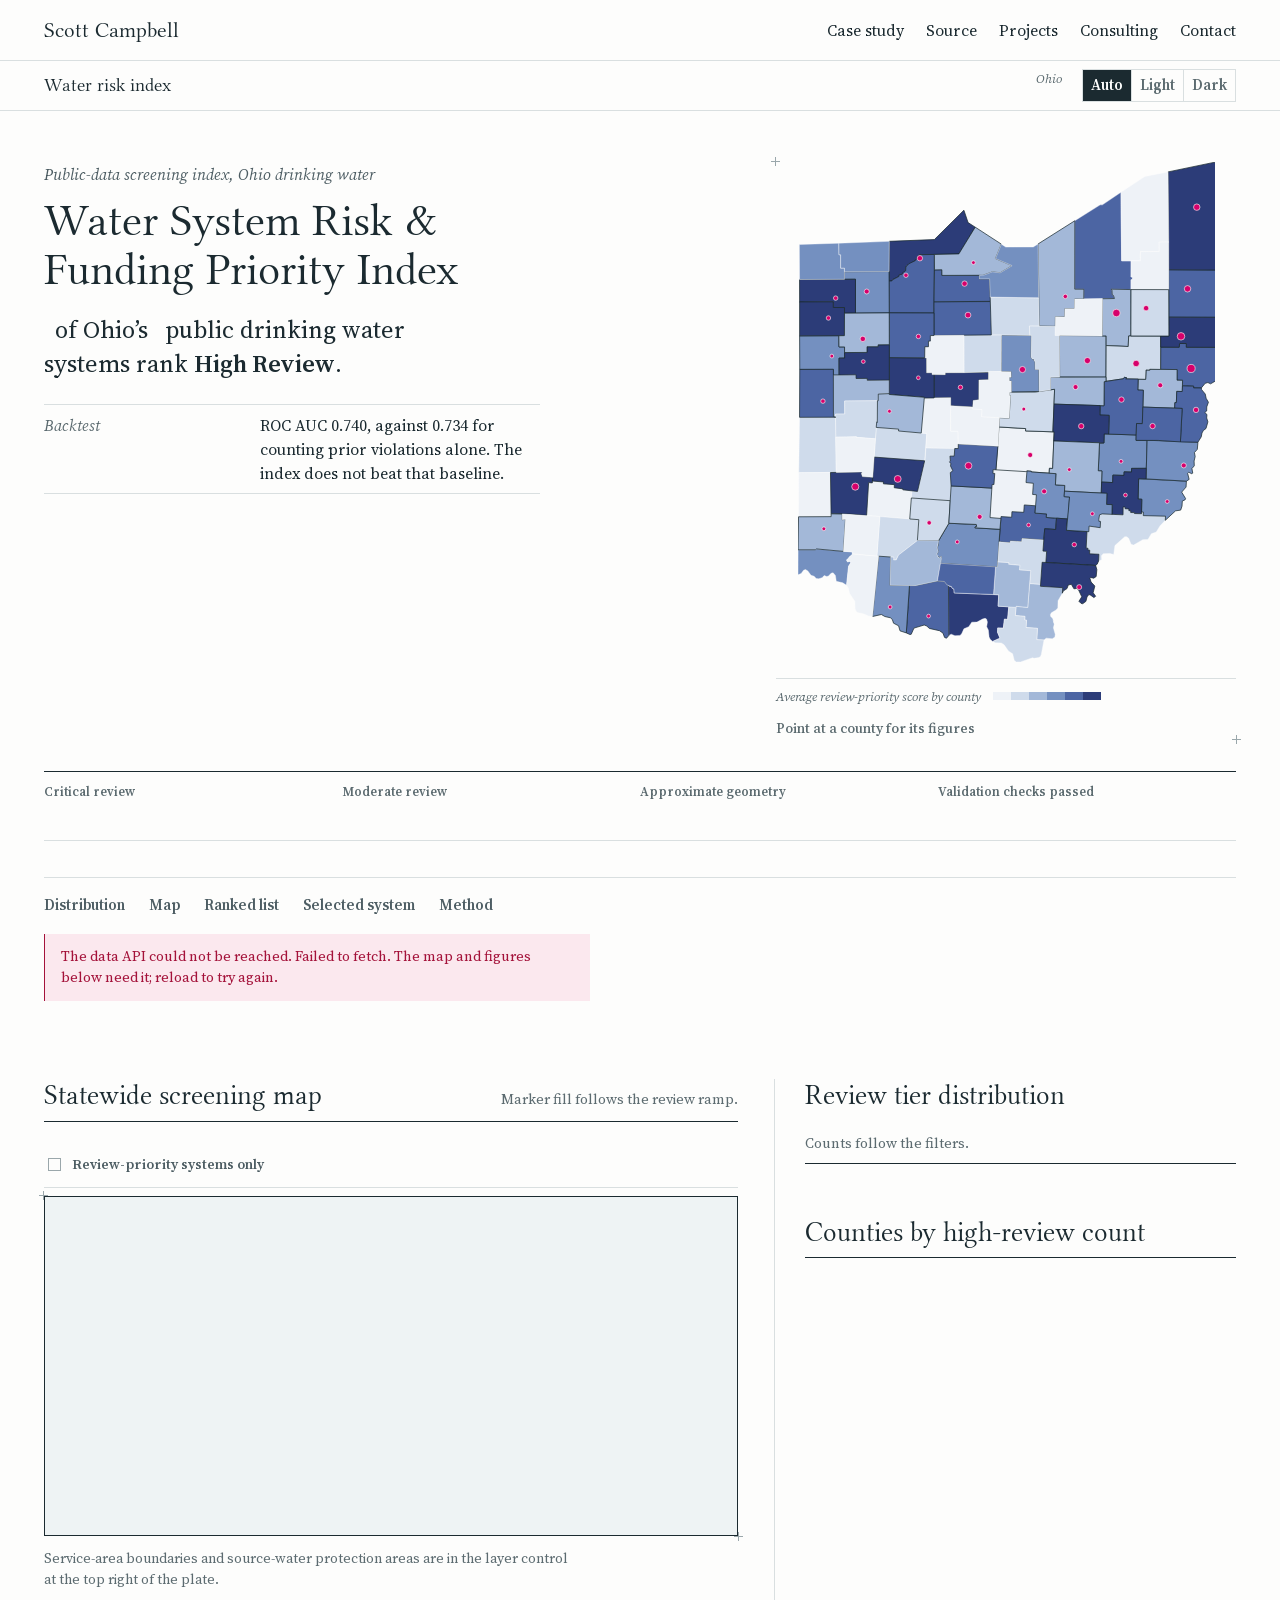
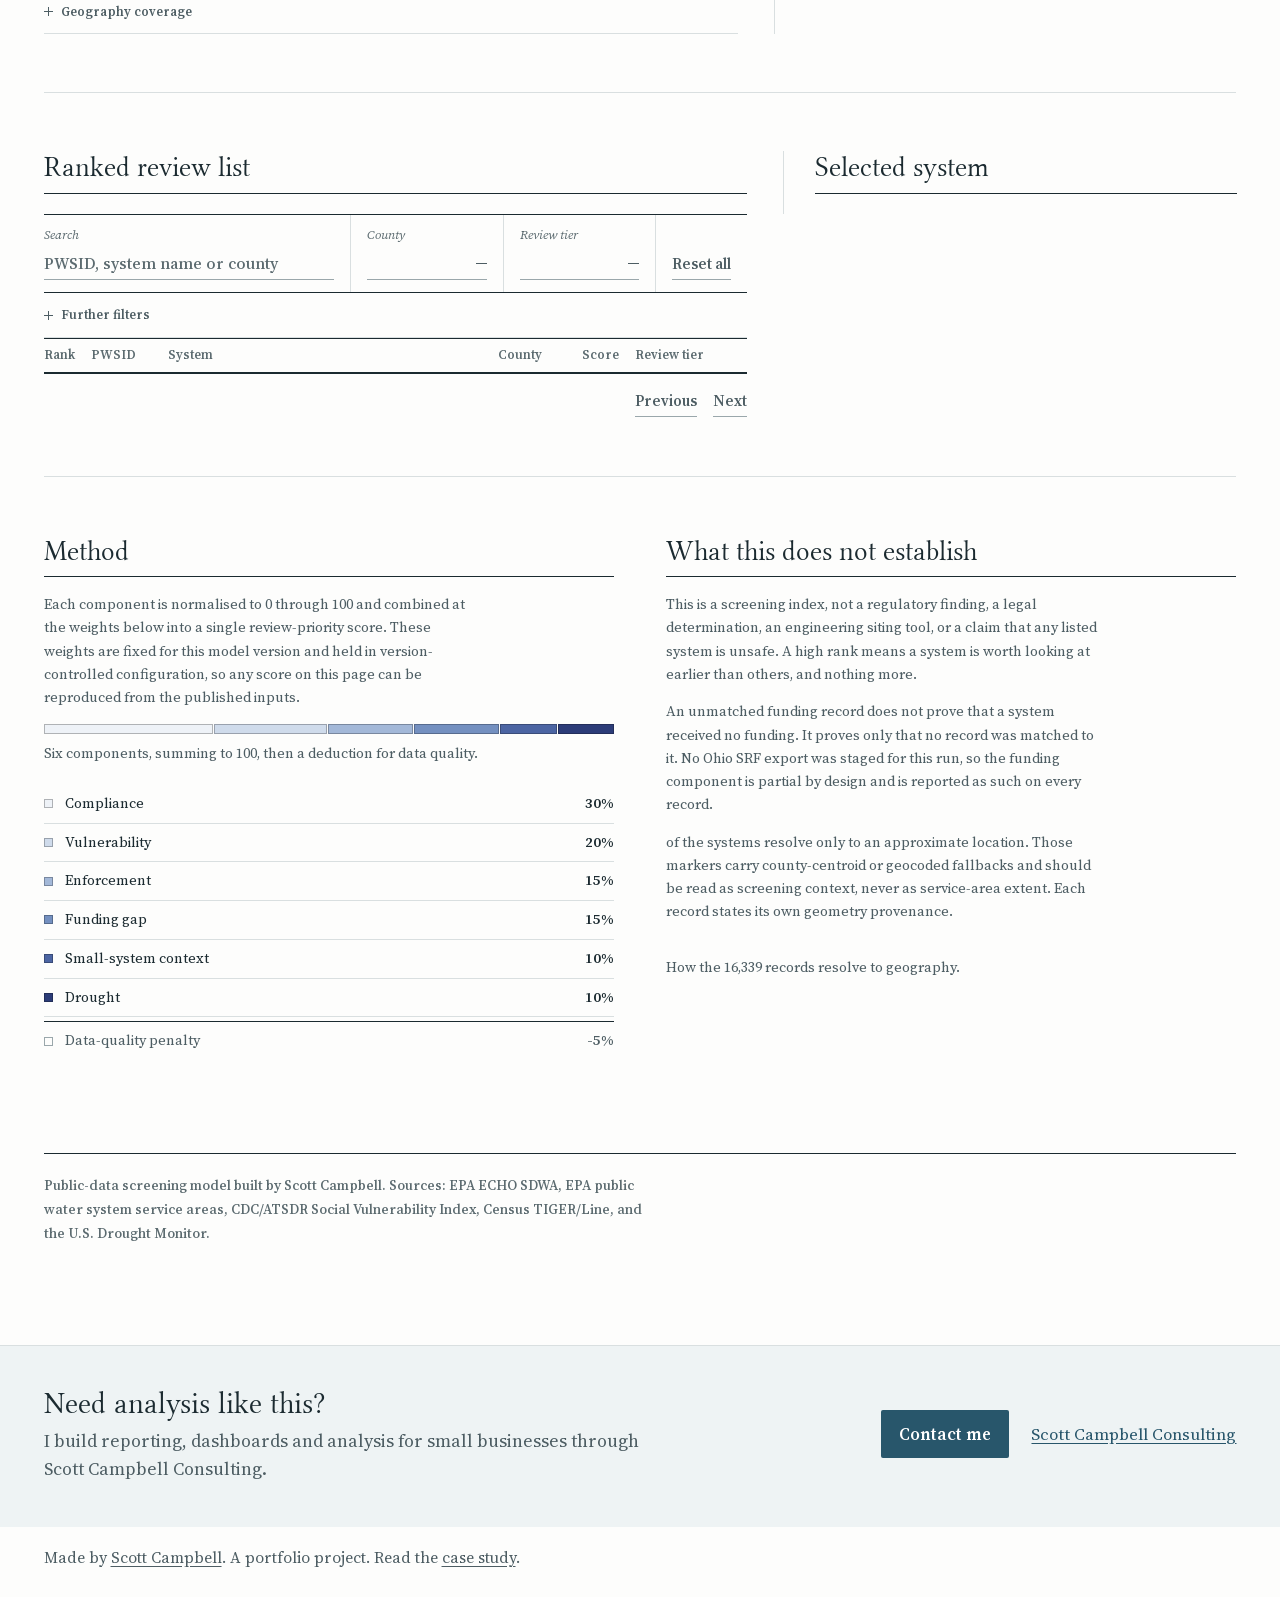
<file: web/index.html>
<!doctype html>
<html lang="en">
  <head>
    <meta charset="utf-8">
    <meta name="viewport" content="width=device-width, initial-scale=1">
    <meta name="theme-color" content="#fbfbf9" media="(prefers-color-scheme: light)">
    <meta name="theme-color" content="#0e1113" media="(prefers-color-scheme: dark)">
    <meta name="description" content="An explainable public data screening index that ranks Ohio public drinking water systems for review priority. Every score decomposes into seven weighted components." />
    <title>Ohio Water System Risk &amp; Funding Priority Index</title>
    <link rel="canonical" href="https://water-risk.scottcampbell.io/" />
    <meta property="og:type" content="website" />
    <meta property="og:site_name" content="Water System Risk &amp; Funding Priority Index" />
    <meta property="og:title" content="Ohio Water System Risk &amp; Funding Priority Index" />
    <meta property="og:description" content="An explainable public data screening index that ranks Ohio public drinking water systems for review priority. Every score decomposes into seven weighted components." />
    <meta property="og:url" content="https://water-risk.scottcampbell.io/" />
    <meta property="og:image" content="https://water-risk.scottcampbell.io/og-image.png" />
    <meta property="og:image:width" content="1200" />
    <meta property="og:image:height" content="630" />
    <meta property="og:image:alt" content="Map of Ohio counties ranked by public water system review priority" />
    <meta name="twitter:card" content="summary_large_image" />
    <meta name="twitter:title" content="Ohio Water System Risk &amp; Funding Priority Index" />
    <meta name="twitter:description" content="An explainable public data screening index that ranks Ohio public drinking water systems for review priority. Every score decomposes into seven weighted components." />
    <meta name="twitter:image" content="https://water-risk.scottcampbell.io/og-image.png" />
    <script type="application/ld+json">{"@context":"https://schema.org","@type":"Dataset","name":"Ohio Water System Risk & Funding Priority Index","url":"https://water-risk.scottcampbell.io/","description":"An explainable screening index that ranks Ohio public drinking water systems for review priority from public data (EPA ECHO SDWA, EPA service areas, CDC/ATSDR SVI, Census TIGER/Line and the U.S. Drought Monitor). Every score decomposes into seven weighted components.","spatialCoverage":{"@type":"Place","name":"Ohio, United States"},"isAccessibleForFree":true,"creator":{"@type":"Person","name":"Scott Campbell","url":"https://scottcampbell.io/"},"subjectOf":{"@type":"CreativeWork","url":"https://scottcampbell.io/projects/water-system-risk-index/"},"sameAs":["https://github.com/scottcampbelldata/water-system-risk-index"]}</script>
    <link rel="preconnect" href="https://water-api.scottcampbell.io" crossorigin>
    <link rel="preconnect" href="https://a.tile.openstreetmap.org">
    <link rel="icon" href="favicon.svg" type="image/svg+xml">
    <link rel="preload" href="fonts/source-serif-4-text.woff2" as="font" type="font/woff2" crossorigin>
    <link rel="preload" href="fonts/libertinus-serif-display-latin.woff2" as="font" type="font/woff2" crossorigin>
    <link rel="stylesheet" href="vendor/leaflet/leaflet.css">
    <link rel="stylesheet" href="styles.css?v=preprint-1">
    <script src="theme.js?v=ui-1"></script>
  </head>
  <body>
    <a class="skip-link" href="#ranked-systems">Skip to the ranked list</a>

    <header class="pp-bar">
      <div class="pp-bar-inner">
        <a class="pp-brand" href="https://scottcampbell.io/">Scott Campbell</a>
        <nav class="pp-nav" aria-label="Site">
          <a href="https://scottcampbell.io/projects/water-system-risk-index/">Case study</a>
          <a class="pp-nav-wide" href="https://github.com/scottcampbelldata/water-system-risk-index">Source</a>
          <a class="pp-nav-wide" href="https://scottcampbell.io/projects/">Projects</a>
          <a href="https://scottcampbellconsulting.com/">Consulting</a>
          <a href="https://scottcampbellconsulting.com/contact/">Contact</a>
        </nav>
      </div>
    </header>

    <div class="masthead">
      <div class="masthead-inner">
        <p class="strip-name" translate="no">Water risk index</p>
        <div class="masthead-meta">
          <p class="edition" id="editionLine">Ohio</p>
          <div class="switch" id="themeControl" role="group" aria-label="Colour theme">
            <button type="button" data-theme-choice="system" aria-pressed="true">Auto</button>
            <button type="button" data-theme-choice="light" aria-pressed="false">Light</button>
            <button type="button" data-theme-choice="dark" aria-pressed="false">Dark</button>
          </div>
        </div>
      </div>
    </div>

    <main class="app app-shell" id="app">
      <div class="sheet">

        <!-- The finding, carried by the state map it describes. -->
        <section class="finding" aria-labelledby="finding-heading">
          <div class="hero">
            <div class="hero-text">
              <p class="report-kicker">Public-data screening index, Ohio drinking water</p>
              <h1 class="volume-title" translate="no">Water System Risk &amp; Funding Priority Index</h1>
              <h2 class="sr-only" id="finding-heading">Principal finding</h2>
              <p class="finding-statement">
                <b id="metricHigh">&nbsp;</b> of Ohio&rsquo;s <b id="metricTotal">&nbsp;</b>
                public drinking water systems rank <b>High Review</b>.
              </p>
              <p class="finding-note" id="findingCluster"></p>
              <p class="finding-source" id="sourceNote"></p>
              <dl class="glance">
                <div><dt>Backtest</dt><dd>ROC AUC 0.740, against 0.734 for counting prior violations alone. The index does not beat that baseline.</dd></div>
              </dl>
            </div>

            <figure class="hero-plate plate">
              <div id="heroMap" role="img"
                   aria-label="Map of Ohio's 88 counties shaded by average review-priority score, with counties holding high-review systems marked. Exact county figures are in the ranked county list below."></div>
              <figcaption class="hero-caption">
                <span class="hero-caption-label">Average review-priority score by county</span>
                <span class="hero-scale" id="heroScale" aria-hidden="true"></span>
                <span class="hero-readout" id="heroReadout" role="status" aria-live="polite"></span>
              </figcaption>
            </figure>
          </div>

          <dl class="ledger settles">
            <div>
              <dt>Critical review</dt>
              <dd id="metricCritical">&nbsp;</dd>
            </div>
            <div>
              <dt>Moderate review</dt>
              <dd id="ledgerModerate">&nbsp;</dd>
            </div>
            <div>
              <dt>Approximate geometry</dt>
              <dd id="ledgerApprox">&nbsp;</dd>
            </div>
            <div>
              <dt>Validation checks passed</dt>
              <dd id="metricValidation">&nbsp;</dd>
            </div>
          </dl>
        </section>

        <nav class="jump" aria-label="Sections of this volume">
          <a href="#distribution">Distribution</a>
          <a href="#screening-map">Map</a>
          <a href="#ranked-systems">Ranked list</a>
          <a href="#system-detail">Selected system</a>
          <a href="#methodology">Method</a>
        </nav>

        <section class="notice notice-error" id="errorBanner" role="alert" hidden></section>

        <!-- Survey band. Map and indexes read together instead of in sequence. -->
        <section class="section survey" id="screening-map" aria-labelledby="map-heading">
          <div class="survey-grid">

            <div class="panel">
              <div class="section-head">
                <h2 id="map-heading">Statewide screening map</h2>
                <p class="head-note">Marker fill follows the review ramp.</p>
              </div>
              <div class="map-tools">
                <label class="toggle-label">
                  <input id="showAllMarkers" type="checkbox">
                  Review-priority systems only
                </label>
                <div class="legend" id="tierLegend"></div>
              </div>
              <div id="overlayLegend" class="overlay-legend" aria-label="Map overlay legend" hidden></div>
              <div class="map-plate plate settles">
                <div id="streetMap" aria-label="Ohio public water systems, street map"></div>
              </div>
              <p class="plate-caption" id="mapSubtitle">
                Service-area boundaries and source-water protection areas are in the layer control at
                the top right of the plate.
              </p>
              <details class="disclosure">
                <summary>Geography coverage</summary>
                <div class="disclosure-body">
                  <div class="coverage settles" aria-label="Geography coverage">
                    <div><span>System-sourced service areas</span><strong id="geoVerified">&nbsp;</strong></div>
                    <div><span>Modelled service areas</span><strong id="geoModeled">&nbsp;</strong></div>
                    <div><span>Approximate locations</span><strong id="geoApproximate">&nbsp;</strong></div>
                    <div><span>Unmatched geography</span><strong id="geoUnmatched">&nbsp;</strong></div>
                    <div><span>Source-protection coverage</span><strong id="geoSourceProtection">&nbsp;</strong></div>
                  </div>
                  <p class="notice" id="useNotice" hidden></p>
                </div>
              </details>
            </div>

            <div class="panel panel-rule" id="distribution" aria-labelledby="distribution-heading">
              <div class="section-head">
                <h2 id="distribution-heading">Review tier distribution</h2>
                <p class="head-note">Counts follow the filters.</p>
              </div>
              <div class="index-chart settles" id="tierChart"></div>

              <div class="section-head section-head-stacked">
                <h2>Counties by high-review count</h2>
              </div>
              <div class="index-chart settles" id="countyChart"></div>
            </div>

          </div>
        </section>

        <!-- Instrument band. The record sits beside the list, not below it. -->
        <section class="section instrument">
          <div class="instrument-grid">

            <div class="panel panel-table" id="ranked-systems" tabindex="-1" aria-labelledby="ranked-heading">
              <div class="section-head">
                <h2 id="ranked-heading">Ranked review list</h2>
                <p class="head-note" id="tableCount" role="status"></p>
              </div>

              <div class="filters">
                <label>
                  <span>Search</span>
                  <input id="searchInput" type="search" name="q" autocomplete="off"
                     spellcheck="false" enterkeyhint="search"
                     placeholder="PWSID, system name or county">
                </label>
                <label>
                  <span>County</span>
                  <select id="countyFilter"></select>
                </label>
                <label>
                  <span>Review tier</span>
                  <select id="tierFilter"></select>
                </label>
                <div class="filters-more">
                  <button class="text-button" id="resetFilters" type="button">Reset all</button>
                </div>
              </div>

              <details class="disclosure">
                <summary>Further filters</summary>
                <div class="disclosure-body">
                  <div class="filters" style="border-bottom:0">
                    <label>
                      <span>System size</span>
                      <select id="sizeFilter"></select>
                    </label>
                    <label>
                      <span>Geometry confidence</span>
                      <select id="geographyFilter"></select>
                    </label>
                  </div>
                </div>
              </details>

              <div class="table-wrap settles">
                <table>
                  <caption class="sr-only">
                    Ohio public water systems matching the current filters, ranked by review priority.
                    Choose a system name to open its record.
                  </caption>
                  <thead>
                    <tr>
                      <th scope="col">Rank</th>
                      <th scope="col">PWSID</th>
                      <th scope="col">System</th>
                      <th scope="col">County</th>
                      <th scope="col">Score</th>
                      <th scope="col">Review tier</th>
                      <th scope="col">Leading driver</th>
                      <th scope="col">Geometry</th>
                    </tr>
                  </thead>
                  <tbody id="systemsTable"></tbody>
                </table>
              </div>

              <div class="table-foot">
                <p class="page-info" id="pageInfo"></p>
                <div class="pager">
                  <button class="text-button" id="prevPage" type="button">Previous</button>
                  <button class="text-button" id="nextPage" type="button">Next</button>
                </div>
              </div>
            </div>

            <aside class="panel panel-rule panel-record" id="system-detail" tabindex="-1"
                   aria-labelledby="detail-heading">
              <div class="section-head">
                <h2 id="detail-heading">Selected system</h2>
                <p class="head-note" id="detailSubtitle"></p>
              </div>
              <div id="systemDetail" class="record settles"></div>
            </aside>

          </div>
        </section>

        <section class="notes" id="methodology" aria-labelledby="method-heading">
          <div>
            <h2 id="method-heading">Method</h2>
            <p>
              Each component is normalised to 0 through 100 and combined at the weights below into a
              single review-priority score. These weights are fixed for this model version and held
              in version-controlled configuration, so any score on this page can be reproduced from
              the published inputs.
            </p>
            <div class="weight-bar" aria-hidden="true">
              <i style="flex:30" data-step="1"></i>
              <i style="flex:20" data-step="2"></i>
              <i style="flex:15" data-step="3"></i>
              <i style="flex:15" data-step="4"></i>
              <i style="flex:10" data-step="5"></i>
              <i style="flex:10" data-step="6"></i>
            </div>
            <p class="weight-note">Six components, summing to 100, then a deduction for data quality.</p>

            <ul class="weights">
              <li><i class="weight-key" data-step="1" aria-hidden="true"></i><span>Compliance</span> <b>30%</b></li>
              <li><i class="weight-key" data-step="2" aria-hidden="true"></i><span>Vulnerability</span> <b>20%</b></li>
              <li><i class="weight-key" data-step="3" aria-hidden="true"></i><span>Enforcement</span> <b>15%</b></li>
              <li><i class="weight-key" data-step="4" aria-hidden="true"></i><span>Funding gap</span> <b>15%</b></li>
              <li><i class="weight-key" data-step="5" aria-hidden="true"></i><span>Small-system context</span> <b>10%</b></li>
              <li><i class="weight-key" data-step="6" aria-hidden="true"></i><span>Drought</span> <b>10%</b></li>
              <li class="weight-deduction"><i class="weight-key" data-step="0" aria-hidden="true"></i><span>Data-quality penalty</span> <b>-5%</b></li>
            </ul>
          </div>
          <div>
            <h2>What this does not establish</h2>
            <p>
              This is a screening index, not a regulatory finding, a legal determination, an
              engineering siting tool, or a claim that any listed system is unsafe. A high rank means
              a system is worth looking at earlier than others, and nothing more.
            </p>
            <p>
              An unmatched funding record does not prove that a system received no funding. It proves
              only that no record was matched to it. No Ohio SRF export was staged for this run, so
              the funding component is partial by design and is reported as such on every record.
            </p>
            <p>
              <b id="noteApprox"></b> of the <b id="noteTotal"></b> systems resolve only to an
              approximate location. Those markers carry county-centroid or geocoded fallbacks and
              should be read as screening context, never as service-area extent. Each record states
              its own geometry provenance.
            </p>

            <div class="weight-bar" id="geoBar" aria-hidden="true"></div>
            <p class="weight-note">How the 16,339 records resolve to geography.</p>
            <ul class="weights" id="geoKey"></ul>
          </div>
        </section>

        <p class="colophon">
          <span>Public-data screening model built by Scott Campbell. Sources: EPA ECHO SDWA, EPA
          public water system service areas, CDC/ATSDR Social Vulnerability Index, Census
          TIGER/Line, and the U.S. Drought Monitor.</span>
        </p>
      </div>
    </main>

    <footer>
      <section class="pp-consult" aria-labelledby="pp-consult-title">
        <div class="pp-consult-inner">
          <div>
            <h2 id="pp-consult-title">Need analysis like this?</h2>
            <p>I build reporting, dashboards and analysis for small businesses through Scott Campbell Consulting.</p>
          </div>
          <div class="pp-actions">
            <a class="pp-btn" href="https://scottcampbellconsulting.com/contact/">Contact me</a>
            <a class="pp-link" href="https://scottcampbellconsulting.com/">Scott Campbell Consulting</a>
          </div>
        </div>
      </section>
      <p class="pp-credit">Made by <a href="https://scottcampbell.io/">Scott Campbell</a>. A portfolio project. Read the <a href="https://scottcampbell.io/projects/water-system-risk-index/">case study</a>.</p>
    </footer>

    <script src="vendor/leaflet/leaflet.js"></script>
    <script src="config.js"></script>
    <script src="app.js?v=preprint-1"></script>
  </body>
</html>
</file>
<file: web/vendor/leaflet/leaflet.css>
/* required styles */

.leaflet-pane,
.leaflet-tile,
.leaflet-marker-icon,
.leaflet-marker-shadow,
.leaflet-tile-container,
.leaflet-pane > svg,
.leaflet-pane > canvas,
.leaflet-zoom-box,
.leaflet-image-layer,
.leaflet-layer {
	position: absolute;
	left: 0;
	top: 0;
	}
.leaflet-container {
	overflow: hidden;
	}
.leaflet-tile,
.leaflet-marker-icon,
.leaflet-marker-shadow {
	-webkit-user-select: none;
	   -moz-user-select: none;
	        user-select: none;
	  -webkit-user-drag: none;
	}
/* Prevents IE11 from highlighting tiles in blue */
.leaflet-tile::selection {
	background: transparent;
}
/* Safari renders non-retina tile on retina better with this, but Chrome is worse */
.leaflet-safari .leaflet-tile {
	image-rendering: -webkit-optimize-contrast;
	}
/* hack that prevents hw layers "stretching" when loading new tiles */
.leaflet-safari .leaflet-tile-container {
	width: 1600px;
	height: 1600px;
	-webkit-transform-origin: 0 0;
	}
.leaflet-marker-icon,
.leaflet-marker-shadow {
	display: block;
	}
/* .leaflet-container svg: reset svg max-width decleration shipped in Joomla! (joomla.org) 3.x */
/* .leaflet-container img: map is broken in FF if you have max-width: 100% on tiles */
.leaflet-container .leaflet-overlay-pane svg {
	max-width: none !important;
	max-height: none !important;
	}
.leaflet-container .leaflet-marker-pane img,
.leaflet-container .leaflet-shadow-pane img,
.leaflet-container .leaflet-tile-pane img,
.leaflet-container img.leaflet-image-layer,
.leaflet-container .leaflet-tile {
	max-width: none !important;
	max-height: none !important;
	width: auto;
	padding: 0;
	}

.leaflet-container img.leaflet-tile {
	/* See: https://bugs.chromium.org/p/chromium/issues/detail?id=600120 */
	mix-blend-mode: plus-lighter;
}

.leaflet-container.leaflet-touch-zoom {
	-ms-touch-action: pan-x pan-y;
	touch-action: pan-x pan-y;
	}
.leaflet-container.leaflet-touch-drag {
	-ms-touch-action: pinch-zoom;
	/* Fallback for FF which doesn't support pinch-zoom */
	touch-action: none;
	touch-action: pinch-zoom;
}
.leaflet-container.leaflet-touch-drag.leaflet-touch-zoom {
	-ms-touch-action: none;
	touch-action: none;
}
.leaflet-container {
	-webkit-tap-highlight-color: transparent;
}
.leaflet-container a {
	-webkit-tap-highlight-color: rgba(51, 181, 229, 0.4);
}
.leaflet-tile {
	filter: inherit;
	visibility: hidden;
	}
.leaflet-tile-loaded {
	visibility: inherit;
	}
.leaflet-zoom-box {
	width: 0;
	height: 0;
	-moz-box-sizing: border-box;
	     box-sizing: border-box;
	z-index: 800;
	}
/* workaround for https://bugzilla.mozilla.org/show_bug.cgi?id=888319 */
.leaflet-overlay-pane svg {
	-moz-user-select: none;
	}

.leaflet-pane         { z-index: 400; }

.leaflet-tile-pane    { z-index: 200; }
.leaflet-overlay-pane { z-index: 400; }
.leaflet-shadow-pane  { z-index: 500; }
.leaflet-marker-pane  { z-index: 600; }
.leaflet-tooltip-pane   { z-index: 650; }
.leaflet-popup-pane   { z-index: 700; }

.leaflet-map-pane canvas { z-index: 100; }
.leaflet-map-pane svg    { z-index: 200; }

.leaflet-vml-shape {
	width: 1px;
	height: 1px;
	}
.lvml {
	behavior: url(#default#VML);
	display: inline-block;
	position: absolute;
	}


/* control positioning */

.leaflet-control {
	position: relative;
	z-index: 800;
	pointer-events: visiblePainted; /* IE 9-10 doesn't have auto */
	pointer-events: auto;
	}
.leaflet-top,
.leaflet-bottom {
	position: absolute;
	z-index: 1000;
	pointer-events: none;
	}
.leaflet-top {
	top: 0;
	}
.leaflet-right {
	right: 0;
	}
.leaflet-bottom {
	bottom: 0;
	}
.leaflet-left {
	left: 0;
	}
.leaflet-control {
	float: left;
	clear: both;
	}
.leaflet-right .leaflet-control {
	float: right;
	}
.leaflet-top .leaflet-control {
	margin-top: 10px;
	}
.leaflet-bottom .leaflet-control {
	margin-bottom: 10px;
	}
.leaflet-left .leaflet-control {
	margin-left: 10px;
	}
.leaflet-right .leaflet-control {
	margin-right: 10px;
	}


/* zoom and fade animations */

.leaflet-fade-anim .leaflet-popup {
	opacity: 0;
	-webkit-transition: opacity 0.2s linear;
	   -moz-transition: opacity 0.2s linear;
	        transition: opacity 0.2s linear;
	}
.leaflet-fade-anim .leaflet-map-pane .leaflet-popup {
	opacity: 1;
	}
.leaflet-zoom-animated {
	-webkit-transform-origin: 0 0;
	    -ms-transform-origin: 0 0;
	        transform-origin: 0 0;
	}
svg.leaflet-zoom-animated {
	will-change: transform;
}

.leaflet-zoom-anim .leaflet-zoom-animated {
	-webkit-transition: -webkit-transform 0.25s cubic-bezier(0,0,0.25,1);
	   -moz-transition:    -moz-transform 0.25s cubic-bezier(0,0,0.25,1);
	        transition:         transform 0.25s cubic-bezier(0,0,0.25,1);
	}
.leaflet-zoom-anim .leaflet-tile,
.leaflet-pan-anim .leaflet-tile {
	-webkit-transition: none;
	   -moz-transition: none;
	        transition: none;
	}

.leaflet-zoom-anim .leaflet-zoom-hide {
	visibility: hidden;
	}


/* cursors */

.leaflet-interactive {
	cursor: pointer;
	}
.leaflet-grab {
	cursor: -webkit-grab;
	cursor:    -moz-grab;
	cursor:         grab;
	}
.leaflet-crosshair,
.leaflet-crosshair .leaflet-interactive {
	cursor: crosshair;
	}
.leaflet-popup-pane,
.leaflet-control {
	cursor: auto;
	}
.leaflet-dragging .leaflet-grab,
.leaflet-dragging .leaflet-grab .leaflet-interactive,
.leaflet-dragging .leaflet-marker-draggable {
	cursor: move;
	cursor: -webkit-grabbing;
	cursor:    -moz-grabbing;
	cursor:         grabbing;
	}

/* marker & overlays interactivity */
.leaflet-marker-icon,
.leaflet-marker-shadow,
.leaflet-image-layer,
.leaflet-pane > svg path,
.leaflet-tile-container {
	pointer-events: none;
	}

.leaflet-marker-icon.leaflet-interactive,
.leaflet-image-layer.leaflet-interactive,
.leaflet-pane > svg path.leaflet-interactive,
svg.leaflet-image-layer.leaflet-interactive path {
	pointer-events: visiblePainted; /* IE 9-10 doesn't have auto */
	pointer-events: auto;
	}

/* visual tweaks */

.leaflet-container {
	background: #ddd;
	outline-offset: 1px;
	}
.leaflet-container a {
	color: #0078A8;
	}
.leaflet-zoom-box {
	border: 2px dotted #38f;
	background: rgba(255,255,255,0.5);
	}


/* general typography */
.leaflet-container {
	font-family: "Helvetica Neue", Arial, Helvetica, sans-serif;
	font-size: 12px;
	font-size: 0.75rem;
	line-height: 1.5;
	}


/* general toolbar styles */

.leaflet-bar {
	box-shadow: 0 1px 5px rgba(0,0,0,0.65);
	border-radius: 4px;
	}
.leaflet-bar a {
	background-color: #fff;
	border-bottom: 1px solid #ccc;
	width: 26px;
	height: 26px;
	line-height: 26px;
	display: block;
	text-align: center;
	text-decoration: none;
	color: black;
	}
.leaflet-bar a,
.leaflet-control-layers-toggle {
	background-position: 50% 50%;
	background-repeat: no-repeat;
	display: block;
	}
.leaflet-bar a:hover,
.leaflet-bar a:focus {
	background-color: #f4f4f4;
	}
.leaflet-bar a:first-child {
	border-top-left-radius: 4px;
	border-top-right-radius: 4px;
	}
.leaflet-bar a:last-child {
	border-bottom-left-radius: 4px;
	border-bottom-right-radius: 4px;
	border-bottom: none;
	}
.leaflet-bar a.leaflet-disabled {
	cursor: default;
	background-color: #f4f4f4;
	color: #bbb;
	}

.leaflet-touch .leaflet-bar a {
	width: 30px;
	height: 30px;
	line-height: 30px;
	}
.leaflet-touch .leaflet-bar a:first-child {
	border-top-left-radius: 2px;
	border-top-right-radius: 2px;
	}
.leaflet-touch .leaflet-bar a:last-child {
	border-bottom-left-radius: 2px;
	border-bottom-right-radius: 2px;
	}

/* zoom control */

.leaflet-control-zoom-in,
.leaflet-control-zoom-out {
	font: bold 18px 'Lucida Console', Monaco, monospace;
	text-indent: 1px;
	}

.leaflet-touch .leaflet-control-zoom-in, .leaflet-touch .leaflet-control-zoom-out  {
	font-size: 22px;
	}


/* layers control */

.leaflet-control-layers {
	box-shadow: 0 1px 5px rgba(0,0,0,0.4);
	background: #fff;
	border-radius: 5px;
	}
.leaflet-control-layers-toggle {
	background-image: url(images/layers.png);
	width: 36px;
	height: 36px;
	}
.leaflet-retina .leaflet-control-layers-toggle {
	background-image: url(images/layers-2x.png);
	background-size: 26px 26px;
	}
.leaflet-touch .leaflet-control-layers-toggle {
	width: 44px;
	height: 44px;
	}
.leaflet-control-layers .leaflet-control-layers-list,
.leaflet-control-layers-expanded .leaflet-control-layers-toggle {
	display: none;
	}
.leaflet-control-layers-expanded .leaflet-control-layers-list {
	display: block;
	position: relative;
	}
.leaflet-control-layers-expanded {
	padding: 6px 10px 6px 6px;
	color: #333;
	background: #fff;
	}
.leaflet-control-layers-scrollbar {
	overflow-y: scroll;
	overflow-x: hidden;
	padding-right: 5px;
	}
.leaflet-control-layers-selector {
	margin-top: 2px;
	position: relative;
	top: 1px;
	}
.leaflet-control-layers label {
	display: block;
	font-size: 13px;
	font-size: 1.08333em;
	}
.leaflet-control-layers-separator {
	height: 0;
	border-top: 1px solid #ddd;
	margin: 5px -10px 5px -6px;
	}

/* Default icon URLs */
.leaflet-default-icon-path { /* used only in path-guessing heuristic, see L.Icon.Default */
	background-image: url(images/marker-icon.png);
	}


/* attribution and scale controls */

.leaflet-container .leaflet-control-attribution {
	background: #fff;
	background: rgba(255, 255, 255, 0.8);
	margin: 0;
	}
.leaflet-control-attribution,
.leaflet-control-scale-line {
	padding: 0 5px;
	color: #333;
	line-height: 1.4;
	}
.leaflet-control-attribution a {
	text-decoration: none;
	}
.leaflet-control-attribution a:hover,
.leaflet-control-attribution a:focus {
	text-decoration: underline;
	}
.leaflet-attribution-flag {
	display: inline !important;
	vertical-align: baseline !important;
	width: 1em;
	height: 0.6669em;
	}
.leaflet-left .leaflet-control-scale {
	margin-left: 5px;
	}
.leaflet-bottom .leaflet-control-scale {
	margin-bottom: 5px;
	}
.leaflet-control-scale-line {
	border: 2px solid #777;
	border-top: none;
	line-height: 1.1;
	padding: 2px 5px 1px;
	white-space: nowrap;
	-moz-box-sizing: border-box;
	     box-sizing: border-box;
	background: rgba(255, 255, 255, 0.8);
	text-shadow: 1px 1px #fff;
	}
.leaflet-control-scale-line:not(:first-child) {
	border-top: 2px solid #777;
	border-bottom: none;
	margin-top: -2px;
	}
.leaflet-control-scale-line:not(:first-child):not(:last-child) {
	border-bottom: 2px solid #777;
	}

.leaflet-touch .leaflet-control-attribution,
.leaflet-touch .leaflet-control-layers,
.leaflet-touch .leaflet-bar {
	box-shadow: none;
	}
.leaflet-touch .leaflet-control-layers,
.leaflet-touch .leaflet-bar {
	border: 2px solid rgba(0,0,0,0.2);
	background-clip: padding-box;
	}


/* popup */

.leaflet-popup {
	position: absolute;
	text-align: center;
	margin-bottom: 20px;
	}
.leaflet-popup-content-wrapper {
	padding: 1px;
	text-align: left;
	border-radius: 12px;
	}
.leaflet-popup-content {
	margin: 13px 24px 13px 20px;
	line-height: 1.3;
	font-size: 13px;
	font-size: 1.08333em;
	min-height: 1px;
	}
.leaflet-popup-content p {
	margin: 17px 0;
	margin: 1.3em 0;
	}
.leaflet-popup-tip-container {
	width: 40px;
	height: 20px;
	position: absolute;
	left: 50%;
	margin-top: -1px;
	margin-left: -20px;
	overflow: hidden;
	pointer-events: none;
	}
.leaflet-popup-tip {
	width: 17px;
	height: 17px;
	padding: 1px;

	margin: -10px auto 0;
	pointer-events: auto;

	-webkit-transform: rotate(45deg);
	   -moz-transform: rotate(45deg);
	    -ms-transform: rotate(45deg);
	        transform: rotate(45deg);
	}
.leaflet-popup-content-wrapper,
.leaflet-popup-tip {
	background: white;
	color: #333;
	box-shadow: 0 3px 14px rgba(0,0,0,0.4);
	}
.leaflet-container a.leaflet-popup-close-button {
	position: absolute;
	top: 0;
	right: 0;
	border: none;
	text-align: center;
	width: 24px;
	height: 24px;
	font: 16px/24px Tahoma, Verdana, sans-serif;
	color: #757575;
	text-decoration: none;
	background: transparent;
	}
.leaflet-container a.leaflet-popup-close-button:hover,
.leaflet-container a.leaflet-popup-close-button:focus {
	color: #585858;
	}
.leaflet-popup-scrolled {
	overflow: auto;
	}

.leaflet-oldie .leaflet-popup-content-wrapper {
	-ms-zoom: 1;
	}
.leaflet-oldie .leaflet-popup-tip {
	width: 24px;
	margin: 0 auto;

	-ms-filter: "progid:DXImageTransform.Microsoft.Matrix(M11=0.70710678, M12=0.70710678, M21=-0.70710678, M22=0.70710678)";
	filter: progid:DXImageTransform.Microsoft.Matrix(M11=0.70710678, M12=0.70710678, M21=-0.70710678, M22=0.70710678);
	}

.leaflet-oldie .leaflet-control-zoom,
.leaflet-oldie .leaflet-control-layers,
.leaflet-oldie .leaflet-popup-content-wrapper,
.leaflet-oldie .leaflet-popup-tip {
	border: 1px solid #999;
	}


/* div icon */

.leaflet-div-icon {
	background: #fff;
	border: 1px solid #666;
	}


/* Tooltip */
/* Base styles for the element that has a tooltip */
.leaflet-tooltip {
	position: absolute;
	padding: 6px;
	background-color: #fff;
	border: 1px solid #fff;
	border-radius: 3px;
	color: #222;
	white-space: nowrap;
	-webkit-user-select: none;
	-moz-user-select: none;
	-ms-user-select: none;
	user-select: none;
	pointer-events: none;
	box-shadow: 0 1px 3px rgba(0,0,0,0.4);
	}
.leaflet-tooltip.leaflet-interactive {
	cursor: pointer;
	pointer-events: auto;
	}
.leaflet-tooltip-top:before,
.leaflet-tooltip-bottom:before,
.leaflet-tooltip-left:before,
.leaflet-tooltip-right:before {
	position: absolute;
	pointer-events: none;
	border: 6px solid transparent;
	background: transparent;
	content: "";
	}

/* Directions */

.leaflet-tooltip-bottom {
	margin-top: 6px;
}
.leaflet-tooltip-top {
	margin-top: -6px;
}
.leaflet-tooltip-bottom:before,
.leaflet-tooltip-top:before {
	left: 50%;
	margin-left: -6px;
	}
.leaflet-tooltip-top:before {
	bottom: 0;
	margin-bottom: -12px;
	border-top-color: #fff;
	}
.leaflet-tooltip-bottom:before {
	top: 0;
	margin-top: -12px;
	margin-left: -6px;
	border-bottom-color: #fff;
	}
.leaflet-tooltip-left {
	margin-left: -6px;
}
.leaflet-tooltip-right {
	margin-left: 6px;
}
.leaflet-tooltip-left:before,
.leaflet-tooltip-right:before {
	top: 50%;
	margin-top: -6px;
	}
.leaflet-tooltip-left:before {
	right: 0;
	margin-right: -12px;
	border-left-color: #fff;
	}
.leaflet-tooltip-right:before {
	left: 0;
	margin-left: -12px;
	border-right-color: #fff;
	}

/* Printing */

@media print {
	/* Prevent printers from removing background-images of controls. */
	.leaflet-control {
		-webkit-print-color-adjust: exact;
		print-color-adjust: exact;
		}
	}
</file>
<file: web/styles.css>
/* ==========================================================================
   Water System Risk & Funding Priority Index
   Visual world: a printed federal reference volume.

   Structure is carried by hairline rules, register marks and column
   discipline. There is no card, no shadow and no corner radius anywhere in
   this file. The five-step review ramp is the entire colour system; it is
   monotonic in lightness so every tier survives greyscale, and hue enters
   only at the alarm end.

   Type: the scottcampbell.io preprint set. Libertinus Serif Display for
   headings, Source Serif 4 for text and figures, IBM Plex Mono for codes.
   ========================================================================== */

/* Preprint type, shared with scottcampbell.io. Self hosted under the SIL
   Open Font License (see fonts/). */
@font-face {
  font-family: "Libertinus Serif Display";
  src: url("fonts/libertinus-serif-display-latin.woff2") format("woff2");
  font-weight: 400;
  font-style: normal;
  font-display: swap;
}
@font-face {
  font-family: "Source Serif 4";
  src: url("fonts/source-serif-4-text.woff2") format("woff2");
  font-weight: 200 900;
  font-style: normal;
  font-display: swap;
}
@font-face {
  font-family: "Source Serif 4";
  src: url("fonts/source-serif-4-text-italic.woff2") format("woff2");
  font-weight: 200 900;
  font-style: italic;
  font-display: swap;
}
@font-face {
  font-family: "Plex Mono";
  src: url("fonts/plex-mono-400.woff2") format("woff2");
  font-weight: 400;
  font-style: normal;
  font-display: swap;
}

/* ------------------------------------------------------------------ tokens */

:root {
  --font-display: "Libertinus Serif Display", "Source Serif 4", Georgia, serif;
  --font-sans: "Source Serif 4", Georgia, "Times New Roman", serif;
  --font-mono: "Plex Mono", ui-monospace, SFMono-Regular, Menlo, monospace;
  --pp-accent: #28566b;
  --pp-accent-strong: #1e4759;

  /* Stock. Cool near-white. Deliberately on the blue side of neutral so it sits
     with the map ramp and cannot be read as cream. */
  --paper: #fdfdfc;
  --paper-tint-a: #fdfdfc;
  --paper-tint-b: #fdfdfc;
  --field: #eef3f4;

  /* Ink is never pure black. */
  --ink: #1b2a30;
  --ink-2: #4d5d63;
  --ink-3: #5c6b70;

  --rule: #d9dfe0;
  --rule-strong: #9aa7ab;

  /* The review ramp drives the map, the legend and the index bars. Ordinality
     is NOT carried here: the tier mark's notch count carries it, in ink, so the
     ranking survives greyscale and colour-blindness on its own. That frees the
     ramp to be a real signal rather than a set of muted steps. */
  --tier-lower: #c6d4e4;
  --tier-monitor: #93aacb;
  --tier-moderate: #5c76a3;
  --tier-high: #d6006b;
  --tier-critical: #7a0039;

  --flag-ink: #a4123a;
  --flag-field: #fbe8ee;

  /* Map overlay palette. These paint polygons and their legend swatches, so
     they belong to the colour system rather than to app.js. */
  --ov-verified: #14746f;
  --ov-modeled: #6b3fa0;
  --ov-groundwater: #1d4ed8;
  --ov-inner-zone: #6b21a8;
  --ov-surface: #15803d;
  --ov-county: #8a8f88;
  --ov-fallback: #5a5f58;
  --ov-swatch-edge: rgba(12, 12, 11, 0.28);

  /* Choropleth ramp: pure neutral, low score to high. Score reads as ink
     density, the way the rest of the sheet works. No warm cast. */
  --c1: #eef2f7;
  --c2: #cfdbeb;
  --c3: #a3b8d8;
  --c4: #7490c0;
  --c5: #4c65a3;
  --c6: #2c3c78;

  /* The one saturated colour on the page. Reserved for high-review marks and
     the alarm end of the review ramp; never used decoratively. */
  --signal: #d6006b;


  /* ---- Type scale. Seven text steps plus four heading roles; nothing
         renders between them. ------------------------------------------- */
  --t-micro: 13px;    /* column heads, running labels */
  --t-caption: 14px;  /* captions, source notes */
  --t-dense: 14.5px;    /* table rows, evidence rows */
  --t-body: 16.5px;       /* body copy */
  --t-control: 16px;    /* form controls; the iOS zoom floor, do not lower */
  --t-lead: 18px;       /* fact values */
  --t-figure: 21px;     /* ledger figures */

  --t-h3: clamp(1.25rem, 2.4vw, 1.75rem);
  --t-h2: clamp(1.15rem, 2vw, 1.5rem);
  --t-display: clamp(2.3rem, 4.3vw, 3.9rem);

  /* ---- Weight, width and tracking. The width axis does real work here, so
         it gets a scale rather than ad hoc percentages. ------------------ */
  --w-medium: 540;
  --w-semi: 600;
  --w-bold: 600;
  --w-heading: 600;
  --w-display: 600;

  --wd-condensed: 80%;
  --wd-narrow: 94%;
  --wd-wide: 108%;
  --wd-display: 116%;

  --ls-label: 0;
  --ls-code: 0.02em;
  --ls-tight: 0;
  --ls-tighter: 0;
  --ls-display: 0;

  /* ---- Spacing. Base 4, widening as it grows. -------------------------- */
  --s-1: 4px;
  --s-2: 8px;
  --s-3: 12px;
  --s-4: 16px;
  --s-5: 20px;
  --s-6: 24px;
  --s-7: 32px;
  --s-8: 44px;
  --s-9: 60px;
  --s-10: 80px;

  --map-tile-filter: grayscale(1) contrast(0.82) brightness(1.08);
  --hair: 1px;

  color-scheme: light;
}

@media (prefers-color-scheme: dark) {
  :root:not([data-theme="light"]) {
    --paper: #13191b;
    --paper-tint-a: #13191b;
    --paper-tint-b: #13191b;
    --field: #1b2427;

    --ink: #e6ecee;
    --ink-2: #b4c0c4;
    --ink-3: #93a1a6;

    --rule: #2c3a3f;
    --rule-strong: #4c5d63;

    /* On dark stock the ramp climbs into light rather than into ink. */
    --tier-lower: #29354a;
    --tier-monitor: #3f5878;
    --tier-moderate: #6484ae;
    --tier-high: #ff3d93;
    --tier-critical: #ff9ecb;

    --flag-ink: #ff9ab5;
    --flag-field: #2b1220;

    --c1: #161b23;
    --c2: #1f2c44;
    --c3: #2d4368;
    --c4: #40608f;
    --c5: #5f83b8;
    --c6: #91b3dd;

    --signal: #ff3d93;

    --ov-verified: #4fd1c5;
    --ov-modeled: #b98cff;
    --ov-groundwater: #7aa7ff;
    --ov-inner-zone: #c79bff;
    --ov-surface: #6ee7a0;
    --ov-county: #6d736c;
    --ov-fallback: #9aa097;
    --ov-swatch-edge: rgba(236, 234, 227, 0.34);

    --map-tile-filter: invert(0.93) hue-rotate(178deg) brightness(0.9)
      contrast(0.9) saturate(0.65);

    color-scheme: dark;
  }
}

:root[data-theme="dark"] {
  --paper: #13191b;
  --paper-tint-a: #13191b;
  --paper-tint-b: #13191b;
  --field: #1b2427;

  --ink: #e6ecee;
  --ink-2: #b4c0c4;
  --ink-3: #93a1a6;

  --rule: #2c3a3f;
  --rule-strong: #4c5d63;

  --tier-lower: #29354a;
  --tier-monitor: #3f5878;
  --tier-moderate: #6484ae;
  --tier-high: #ff3d93;
  --tier-critical: #ff9ecb;

  --flag-ink: #ff9ab5;
  --flag-field: #2b1220;

  --c1: #161b23;
  --c2: #1f2c44;
  --c3: #2d4368;
  --c4: #40608f;
  --c5: #5f83b8;
  --c6: #91b3dd;

  --signal: #ff3d93;

  --ov-verified: #4fd1c5;
  --ov-modeled: #b98cff;
  --ov-groundwater: #7aa7ff;
  --ov-inner-zone: #c79bff;
  --ov-surface: #6ee7a0;
  --ov-county: #6d736c;
  --ov-fallback: #9aa097;
  --ov-swatch-edge: rgba(236, 234, 227, 0.34);

  --map-tile-filter: invert(0.93) hue-rotate(178deg) brightness(0.9)
    contrast(0.9) saturate(0.65);

  color-scheme: dark;
}

/* --------------------------------------------------------------- baseline */

*,
*::before,
*::after {
  box-sizing: border-box;
  border-radius: 0;
}

/* An author-origin display value beats the UA sheet's [hidden]{display:none},
   so every element toggled by the hidden attribute needs this reset. Without it
   #overlayLegend laid out on every load as an empty ruled row. */
[hidden] {
  display: none !important;
}

html {
  -webkit-text-size-adjust: 100%;
  scrollbar-color: var(--rule-strong) var(--paper);
}

/* Jump targets clear the sticky masthead instead of sliding under it. */
.section[id],
.finding[id],
[id^="ranked"],
[id^="system-"],
[id^="screening"],
[id^="distribution"],
[id^="methodology"] {
  scroll-margin-top: calc(var(--sticky-header-height, 56px) + 20px);
}

body {
  margin: 0;
  touch-action: manipulation;
  -webkit-tap-highlight-color: color-mix(in srgb, var(--ink) 12%, transparent);
  background-color: var(--paper);
  /* The stock drift. Fixed so it belongs to the sheet, not to the scroll. */
  background-image:
    radial-gradient(120% 80% at 0% 0%, var(--paper-tint-a) 0%, transparent 55%),
    radial-gradient(120% 90% at 100% 100%, var(--paper-tint-b) 0%, transparent 60%);
  background-attachment: fixed;
  color: var(--ink);
  font-family: var(--font-sans);
  font-size: var(--t-body);
  font-variant-numeric: tabular-nums lining-nums;
  font-feature-settings: "tnum" 1, "lnum" 1;
  line-height: 1.5;
  -webkit-font-smoothing: antialiased;
  text-rendering: optimizeLegibility;
}

/* Browser surfaces belong to the design, not to the browser. */
::selection {
  background: var(--ink);
  color: var(--paper);
}

::-webkit-scrollbar {
  width: 12px;
  height: 12px;
}

::-webkit-scrollbar-track {
  background: var(--paper);
}

::-webkit-scrollbar-thumb {
  background: var(--rule-strong);
  border: 3px solid var(--paper);
}

::-webkit-scrollbar-thumb:hover {
  background: var(--ink-3);
}

button,
input,
select,
textarea {
  font: inherit;
  font-variant-numeric: inherit;
  color: inherit;
  caret-color: var(--ink);
}

a {
  color: var(--ink);
  text-decoration-thickness: 1px;
  text-underline-offset: 3px;
  text-decoration-color: var(--rule-strong);
}

a:hover {
  text-decoration-color: var(--ink);
}

:focus-visible {
  outline: 2px solid var(--ink);
  outline-offset: 2px;
}

/* These two panels take focus programmatically when a system is selected, so a
   keyboard user keeps their place. A full ring around a whole panel reads as a
   card, which this system does not have; the same left bar the selected table
   row uses carries it instead. */
/* A short mark at the panel's top-left corner. A full-height inset bar on a
   750px panel reads as a layout error, and an outline would draw the box this
   system does not have. */
#system-detail:focus-visible,
#ranked-systems:focus-visible {
  outline: none;
  background-image: linear-gradient(var(--ink) 0 0);
  background-repeat: no-repeat;
  background-size: 3px 40px;
  background-position: left top;
}

h1,
h2,
h3,
h4,
p,
ul,
ol {
  margin-top: 0;
}

/* Column labels, running heads and record codes: condensed tracked caps from
   the width axis. This is the reference volume's small voice. */
.label,
thead th,
.filters > label > span,
.metric-label,
.ledger dt,
.fact > span,
.evidence-row > span,
.bar-row > span,
.component-row > span {
  font-size: var(--t-micro);
  font-stretch: var(--wd-condensed);
  font-weight: var(--w-semi);
  letter-spacing: var(--ls-label);
  text-transform: none;
  color: var(--ink-3);
  line-height: 1.3;
}

.code {
  font-stretch: var(--wd-condensed);
  font-weight: var(--w-medium);
  letter-spacing: var(--ls-code);
}

.sr-only {
  position: absolute;
  width: 1px;
  height: 1px;
  padding: 0;
  margin: -1px;
  overflow: hidden;
  clip: rect(0, 0, 0, 0);
  white-space: nowrap;
  border: 0;
}

.skip-link {
  position: absolute;
  left: -9999px;
  top: 0;
  z-index: 900;
  background: var(--ink);
  color: var(--paper);
  padding: var(--s-3) var(--s-4);
  font-stretch: var(--wd-condensed);
  font-weight: var(--w-semi);
  letter-spacing: var(--ls-label);
  text-transform: none;
  font-size: var(--t-micro);
  text-decoration: none;
}

.skip-link:focus {
  left: 0;
}

/* ------------------------------------------------------------------ sheet */

.sheet {
  max-width: 1320px;
  margin: 0 auto;
  padding: 0 clamp(16px, 3.4vw, 44px);
}

/* Register marks. Crosshairs sit at the corners of a plate the way they sit
   at the corners of a printed plate: they mark where the sheet is squared. */
.plate {
  position: relative;
}

.plate::before,
.plate::after {
  content: "";
  position: absolute;
  width: 9px;
  height: 9px;
  pointer-events: none;
  background:
    linear-gradient(var(--rule-strong) 0 0) center/100% 1px no-repeat,
    linear-gradient(var(--rule-strong) 0 0) center/1px 100% no-repeat;
}

.plate::before {
  top: -5px;
  left: -5px;
}

.plate::after {
  bottom: -5px;
  right: -5px;
}

/* ---------------------------------------------------------------- masthead */

.masthead {
  position: sticky;
  top: 0;
  z-index: 600;
  background-color: var(--paper);
  border-bottom: var(--hair) solid var(--ink);
}

.masthead-inner {
  max-width: 1320px;
  margin: 0 auto;
  padding: 12px max(clamp(16px, 3.4vw, 44px), env(safe-area-inset-right))
    12px max(clamp(16px, 3.4vw, 44px), env(safe-area-inset-left));
  display: flex;
  align-items: baseline;
  justify-content: space-between;
  gap: var(--s-6);
}

.volume-title {
  margin: 0;
  font-size: var(--t-dense);
  font-stretch: var(--wd-condensed);
  font-weight: var(--w-bold);
  letter-spacing: var(--ls-label);
  text-transform: none;
  line-height: 1.2;
}

.masthead-meta {
  display: flex;
  align-items: center;
  gap: var(--s-5);
  flex-shrink: 0;
}

.edition {
  font-size: var(--t-micro);
  font-stretch: var(--wd-condensed);
  font-weight: var(--w-semi);
  letter-spacing: var(--ls-label);
  text-transform: none;
  color: var(--ink-3);
  white-space: nowrap;
}

/* Theme control and reset are demoted furniture: text, ruled, quiet. */
.switch {
  display: flex;
  border: var(--hair) solid var(--rule);
}

.switch button {
  appearance: none;
  background: transparent;
  border: 0;
  border-left: var(--hair) solid var(--rule);
  padding: var(--s-1) var(--s-2);
  font-size: var(--t-micro);
  font-stretch: var(--wd-condensed);
  font-weight: var(--w-semi);
  letter-spacing: var(--ls-label);
  text-transform: none;
  color: var(--ink-3);
  cursor: pointer;
}

.switch button:first-child {
  border-left: 0;
}

.switch button[aria-pressed="true"] {
  background: var(--ink);
  color: var(--paper);
}

.switch button:hover:not([aria-pressed="true"]) {
  color: var(--ink);
  background: var(--field);
}

.text-button {
  appearance: none;
  background: transparent;
  border: 0;
  border-bottom: var(--hair) solid var(--rule-strong);
  padding: var(--s-1) 0;
  font-size: var(--t-micro);
  font-stretch: var(--wd-condensed);
  font-weight: var(--w-semi);
  letter-spacing: var(--ls-label);
  text-transform: none;
  color: var(--ink-2);
  cursor: pointer;
}

.text-button:hover {
  color: var(--ink);
  border-bottom-color: var(--ink);
}

.text-button:disabled {
  color: var(--ink-3);
  opacity: 0.65;
  border-bottom-color: var(--rule);
  cursor: not-allowed;
}

/* ---------------------------------------------------------------- finding */

.finding {
  padding: clamp(38px, 6vw, 76px) 0 clamp(26px, 3.4vw, 40px);
  border-bottom: var(--hair) solid var(--rule);
}

.hero {
  display: grid;
  /* The map column is sized to the artwork (620:742 at a 500px cap is 418px
     wide) so the plate hugs it instead of framing empty gutters. The text takes
     what that releases. */
  grid-template-columns: minmax(0, 1fr) minmax(300px, 452px);
  gap: clamp(28px, 4.2vw, 60px);
  align-items: center;
}

.hero-text {
  min-width: 0;
}

.hero-plate {
  margin: 0;
  min-width: 0;
}

/* Reserve the map's space before app.js draws it, so the page does not jump. */
#heroMap {
  min-height: min(56vh, 500px);
}

#heroMap svg {
  display: block;
  height: min(56vh, 500px);
  width: auto;
  max-width: 100%;
  margin-inline: auto;
}

.county {
  stroke: var(--paper);
  stroke-width: 0.6;
  stroke-linejoin: round;
  transition: fill 0.18s linear;
}

.county-mark {
  fill: var(--signal);
  stroke: var(--paper);
  stroke-width: 0.9;
  pointer-events: none;
}

.hero-plate:hover .county:not(.is-hot) {
  fill-opacity: 0.55;
}

.county.is-hot {
  stroke: var(--ink);
  stroke-width: 1.1;
}

.hero-caption {
  display: flex;
  align-items: center;
  gap: var(--s-3);
  flex-wrap: wrap;
  margin-top: var(--s-4);
  padding-top: var(--s-2);
  border-top: var(--hair) solid var(--rule);
}

.hero-caption-label {
  font-size: var(--t-micro);
  font-stretch: var(--wd-condensed);
  font-weight: var(--w-semi);
  letter-spacing: var(--ls-label);
  text-transform: none;
  color: var(--ink-3);
}

.hero-scale {
  display: inline-grid;
  grid-template-columns: repeat(6, 18px);
  height: 8px;
}

.hero-scale i {
  display: block;
  height: 8px;
}

.hero-readout {
  grid-column: 1 / -1;
  font-size: var(--t-caption);
  font-weight: var(--w-semi);
  color: var(--ink-2);
  min-height: 1.3em;
}

.hero-readout:empty::before {
  content: "Point at a county for its figures";
  font-weight: var(--w-medium);
  color: var(--ink-3);
}

@media (hover: none) {
  .hero-readout:empty::before {
    content: "County figures are listed below";
  }
}

/* The opening has a hard capacity: the finding, and nothing competing. */
.finding-statement {
  margin: 0;
  font-size: var(--t-display);
  font-stretch: var(--wd-wide);
  font-weight: var(--w-display);
  line-height: 0.99;
  letter-spacing: var(--ls-display);
  text-wrap: balance;
}

.finding-statement b {
  font-weight: var(--w-display);
  font-stretch: var(--wd-display);
}

.finding-statement .quiet {
  color: var(--ink-3);
  font-weight: var(--w-semi);
  font-stretch: var(--wd-narrow);
}

.finding-note {
  margin: var(--s-6) 0 0;
  max-width: 62ch;
  font-size: var(--t-control);
  line-height: 1.55;
  color: var(--ink-2);
}

.finding-source {
  margin: var(--s-5) 0 0;
  max-width: 78ch;
  font-size: var(--t-caption);
  font-stretch: var(--wd-narrow);
  font-weight: var(--w-medium);
  color: var(--ink-3);
  line-height: 1.6;
}

/* The counted ledger: not tiles, a ruled index of the run. */
.ledger {
  display: grid;
  grid-template-columns: repeat(auto-fit, minmax(148px, 1fr));
  gap: 0;
  margin: var(--s-7) 0 0;
  border-top: var(--hair) solid var(--ink);
}

.ledger > div {
  padding: var(--s-3) var(--s-4) var(--s-3) 0;
  border-bottom: var(--hair) solid var(--rule);
}

.ledger dt {
  margin: 0 0 var(--s-1);
}

.ledger dd {
  margin: 0;
  font-size: var(--t-figure);
  font-stretch: var(--wd-narrow);
  font-weight: var(--w-bold);
  letter-spacing: var(--ls-tight);
  line-height: 1.1;
}

/* ---------------------------------------------------------------- section */

.section {
  padding: clamp(34px, 4.6vw, 58px) 0;
  border-bottom: var(--hair) solid var(--rule);
}

.section-head {
  display: flex;
  align-items: baseline;
  justify-content: space-between;
  gap: var(--s-5);
  flex-wrap: wrap;
  margin-bottom: var(--s-5);
  padding-bottom: var(--s-2);
  border-bottom: var(--hair) solid var(--ink);
}

.section-head h2 {
  margin: 0;
  text-wrap: balance;
  font-size: var(--t-h2);
  font-stretch: var(--wd-condensed);
  font-weight: var(--w-heading);
  letter-spacing: var(--ls-tight);
  line-height: 1.15;
}

.section-head .head-note {
  margin: 0;
  font-size: var(--t-dense);
  color: var(--ink-3);
  max-width: 46ch;
}

/* ------------------------------------------------------------------ bands */

/* Two asymmetric bands rather than a single stacked column. Columns are
   separated by a rule and whitespace; nothing here becomes a box. */
.survey-grid,
.instrument-grid {
  display: grid;
  grid-template-columns: minmax(0, 1.5fr) minmax(0, 1fr);
  gap: clamp(22px, 2.8vw, 44px);
  align-items: start;
}

/* The survey band stretches so the map grows to meet the index column instead
   of leaving a void beneath it. */
.survey-grid {
  align-items: stretch;
}

.survey-grid > .panel {
  display: flex;
  flex-direction: column;
}

.survey-grid .map-plate {
  flex: 1 1 auto;
  min-height: 340px;
}

.instrument-grid {
  grid-template-columns: minmax(0, 1.55fr) minmax(0, 1fr);
}

.panel {
  min-width: 0;
}

/* The column rule is the divider, in the same hairline as everything else. */
.panel-rule {
  border-left: var(--hair) solid var(--rule);
  padding-left: clamp(20px, 2.4vw, 38px);
}

.section-head-stacked {
  margin-top: var(--s-7);
}

/* The record follows the list instead of sitting a screen below it. */
.panel-table {
  container-type: inline-size;
}

/* Eight columns do not fit beside the record panel. Rather than let every cell
   wrap to three lines, the two columns the record already repeats are dropped
   until the panel is wide enough to carry them. */
@container (max-width: 860px) {
  table :is(th, td):nth-child(7),
  table :is(th, td):nth-child(8) {
    display: none;
  }
}

table :is(th, td) {
  white-space: nowrap;
}

tbody td:nth-child(3) {
  max-width: 24ch;
}


.panel-record {
  position: sticky;
  top: calc(var(--sticky-header-height, 56px) + 18px);
  max-height: calc(100vh - var(--sticky-header-height, 56px) - 36px);
  overflow: auto;
  overscroll-behavior: contain;
  container-type: inline-size;
}

/* ---------------------------------------------------------------- filters */

.filters {
  display: grid;
  grid-template-columns: minmax(0, 2fr) repeat(2, minmax(0, 1fr)) auto;
  gap: 0;
  border-top: var(--hair) solid var(--ink);
  border-bottom: var(--hair) solid var(--ink);
}

.filters > label,
.filters > .filters-more {
  display: flex;
  flex-direction: column;
  gap: var(--s-1);
  padding: var(--s-3) var(--s-4) var(--s-3);
  border-left: var(--hair) solid var(--rule);
  min-width: 0;
}

.filters > label:first-child {
  border-left: 0;
  padding-left: 0;
}

.filters input[type="search"],
.filters select {
  appearance: none;
  width: 100%;
  background: transparent;
  border: 0;
  border-bottom: var(--hair) solid var(--rule-strong);
  padding: var(--s-1) 0 var(--s-1);
  font-size: var(--t-control);
  font-stretch: var(--wd-narrow);
  font-weight: var(--w-medium);
  color: var(--ink);
  cursor: pointer;
}

.filters input[type="search"] {
  cursor: text;
}

.filters input[type="search"]::placeholder {
  color: var(--ink-3);
  font-weight: var(--w-medium);
}

.filters select {
  /* A drawn caret, not a browser one. Two hairlines, same weight as the rules. */
  background-image:
    linear-gradient(var(--ink-2) 0 0),
    linear-gradient(var(--ink-2) 0 0);
  background-size: 7px 1px, 7px 1px;
  background-repeat: no-repeat;
  background-position:
    right 4px center,
    right 0 center;
  padding-right: var(--s-4);
}

.filters input:focus,
.filters select:focus {
  border-bottom-color: var(--ink);
  border-bottom-width: 2px;
  padding-bottom: var(--s-1);
}

.filters input:focus:not(:focus-visible),
.filters select:focus:not(:focus-visible) {
  outline: 0;
}

/* A native select's own popup takes system colours unless it is told otherwise. */
.filters select option {
  background-color: var(--paper);
  color: var(--ink);
}

.filters-more {
  justify-content: flex-end;
  align-items: flex-start;
}

/* ------------------------------------------------------------ disclosures */

details.disclosure {
  border-bottom: var(--hair) solid var(--rule);
}

details.disclosure > summary {
  list-style: none;
  cursor: pointer;
  padding: var(--s-3) 0;
  display: flex;
  align-items: center;
  gap: var(--s-2);
  font-size: var(--t-micro);
  font-stretch: var(--wd-condensed);
  font-weight: var(--w-semi);
  letter-spacing: var(--ls-label);
  text-transform: none;
  color: var(--ink-2);
}

details.disclosure > summary::-webkit-details-marker {
  display: none;
}

/* A drawn plus that becomes a minus. No glyph, no emoji. */
details.disclosure > summary::before {
  content: "";
  width: 9px;
  height: 9px;
  flex: 0 0 auto;
  background:
    linear-gradient(var(--ink-2) 0 0) center/100% 1px no-repeat,
    linear-gradient(var(--ink-2) 0 0) center/1px 100% no-repeat;
}

details.disclosure[open] > summary::before {
  background: linear-gradient(var(--ink-2) 0 0) center/100% 1px no-repeat;
}

details.disclosure > summary:hover {
  color: var(--ink);
}

.disclosure-body {
  padding: var(--s-1) 0 var(--s-5);
}

/* -------------------------------------------------------------- coverage */

.coverage {
  display: grid;
  grid-template-columns: repeat(auto-fit, minmax(160px, 1fr));
  border-top: var(--hair) solid var(--rule);
}

.coverage > div {
  padding: var(--s-3) var(--s-4) var(--s-3) 0;
  border-bottom: var(--hair) solid var(--rule);
}

.coverage span {
  display: block;
  margin-bottom: var(--s-1);
}

.coverage strong {
  font-size: var(--t-lead);
  font-stretch: var(--wd-narrow);
  font-weight: var(--w-bold);
  letter-spacing: var(--ls-tight);
}

/* --------------------------------------------------------------- notices */

.notice {
  padding: var(--s-3) var(--s-4);
  border-left: var(--hair) solid var(--rule-strong);
  background: var(--field);
  font-size: var(--t-dense);
  color: var(--ink-2);
  max-width: 78ch;
}

.notice-error {
  border-left-color: var(--flag-ink);
  background: var(--flag-field);
  color: var(--flag-ink);
  margin-bottom: var(--s-5);
}

/* ------------------------------------------------------------- tier marks */

/* State is a mark, not a hue. Five notches, filled to the tier's step, so the
   ranking survives greyscale, colour-blindness and a black-and-white print. */
.tier-mark {
  display: inline-flex;
  align-items: center;
  gap: var(--s-2);
  white-space: nowrap;
  font-size: var(--t-caption);
  font-stretch: var(--wd-condensed);
  font-weight: var(--w-semi);
  letter-spacing: var(--ls-code);
  color: var(--ink);
}

.tier-ramp {
  display: inline-grid;
  grid-template-columns: repeat(5, 5px);
  gap: var(--s-1);
  flex: 0 0 auto;
}

.tier-ramp i {
  display: block;
  height: 11px;
  background: transparent;
  box-shadow: inset 0 0 0 1px var(--rule-strong);
}

/* Filled in ink, never in the ramp colour: the count is the encoding, so it
   holds at full contrast in both themes and in black and white. */
.tier-ramp i.on {
  background: var(--ink);
  box-shadow: none;
}

[data-tier="lower-priority"] {
  --tier-color: var(--tier-lower);
}
[data-tier="monitor"] {
  --tier-color: var(--tier-monitor);
}
[data-tier="moderate-review"] {
  --tier-color: var(--tier-moderate);
}
[data-tier="high-review"] {
  --tier-color: var(--tier-high);
}
[data-tier="critical-review"] {
  --tier-color: var(--tier-critical);
}

/* --------------------------------------------------------------- indexes */

/* Ranked rule chart: label, bar, figure. No filled track, no rounded ends. */
.index-chart {
  display: grid;
  gap: 0;
}

.bar-row,
.component-row {
  display: grid;
  grid-template-columns: minmax(96px, 168px) 1fr auto;
  align-items: center;
  gap: var(--s-4);
  padding: var(--s-2) 0;
  border-bottom: var(--hair) solid var(--rule);
}

.bar-row > span,
.component-row > span {
  overflow: hidden;
  text-overflow: ellipsis;
  white-space: nowrap;
  color: var(--ink-2);
}

.bar-track {
  position: relative;
  height: 6px;
  min-width: 0;
  /* The baseline is a hairline, not a filled tub. */
  background: linear-gradient(var(--rule) 0 0) left bottom/100% 1px no-repeat;
}

.bar-fill {
  position: absolute;
  left: 0;
  bottom: 0;
  height: 6px;
  background: var(--ink);
}

.bar-value {
  font-size: var(--t-dense);
  font-stretch: var(--wd-narrow);
  font-weight: var(--w-bold);
  letter-spacing: var(--ls-tight);
  min-width: 5ch;
  text-align: right;
}

.chart-empty {
  padding: var(--s-4) 0;
  color: var(--ink-3);
  font-size: var(--t-dense);
}

/* ------------------------------------------------------------------- map */

.map-plate {
  margin-top: var(--s-2);
}

#streetMap {
  height: 100%;
  min-height: 340px;
  border: var(--hair) solid var(--ink);
  background: var(--field);
}

.leaflet-container {
  font-family: inherit;
  background: var(--field);
}

.leaflet-tile-pane {
  filter: var(--map-tile-filter);
}

.leaflet-bar,
.leaflet-control-layers,
.leaflet-popup-content-wrapper,
.leaflet-popup-tip {
  border: var(--hair) solid var(--ink) !important;
  border-radius: 0 !important;
  box-shadow: none !important;
  background: var(--paper) !important;
  color: var(--ink) !important;
}

.leaflet-bar a,
.leaflet-bar a:link,
.leaflet-bar a:visited {
  background: var(--paper);
  color: var(--ink);
  border-bottom: var(--hair) solid var(--rule);
}

.leaflet-bar a:hover,
.leaflet-bar a:focus {
  background: var(--field);
  color: var(--ink);
}

/* Leaflet ships #bbb on #f4f4f4 for the disabled zoom button, which fails
   contrast in both themes and ignores the sheet entirely. */
.leaflet-bar a.leaflet-disabled {
  background: var(--field);
  color: var(--ink-3);
}

.leaflet-control-layers-toggle {
  filter: var(--map-tile-filter);
}

.leaflet-control-attribution {
  background: var(--paper) !important;
  color: var(--ink-3) !important;
  border-top: var(--hair) solid var(--rule);
  border-left: var(--hair) solid var(--rule);
  font-size: var(--t-micro) !important;
}

.leaflet-control-attribution a {
  color: var(--ink-2) !important;
}

.leaflet-popup-content {
  margin: var(--s-3) var(--s-4);
  font-size: var(--t-dense);
  line-height: 1.5;
}

.map-tools {
  display: flex;
  align-items: center;
  justify-content: space-between;
  gap: var(--s-5);
  flex-wrap: wrap;
  padding: var(--s-3) 0;
  border-bottom: var(--hair) solid var(--rule);
}

.toggle-label {
  display: inline-flex;
  align-items: center;
  gap: var(--s-2);
  cursor: pointer;
  font-size: var(--t-caption);
  font-stretch: var(--wd-condensed);
  font-weight: var(--w-semi);
  color: var(--ink-2);
}

.toggle-label input[type="checkbox"] {
  appearance: none;
  width: 13px;
  height: 13px;
  border: var(--hair) solid var(--rule-strong);
  background: transparent;
  cursor: pointer;
  flex: 0 0 auto;
}

.toggle-label input[type="checkbox"]:checked {
  background: var(--ink);
  box-shadow: inset 0 0 0 2px var(--paper);
  border-color: var(--ink);
}

.legend {
  display: flex;
  flex-wrap: wrap;
  gap: var(--s-1) var(--s-4);
}

.legend-item {
  display: inline-flex;
  align-items: center;
  gap: var(--s-2);
  font-size: var(--t-micro);
  font-stretch: var(--wd-condensed);
  font-weight: var(--w-semi);
  color: var(--ink-2);
}

.legend-item .dot,
.legend-item .swatch {
  width: 9px;
  height: 9px;
  flex: 0 0 auto;
  box-shadow: inset 0 0 0 1px var(--ov-swatch-edge);
}

.overlay-legend {
  display: flex;
  flex-wrap: wrap;
  gap: var(--s-2) var(--s-7);
  padding: var(--s-3) 0;
  border-bottom: var(--hair) solid var(--rule);
}

.overlay-legend-group {
  display: flex;
  flex-wrap: wrap;
  align-items: center;
  gap: var(--s-2) var(--s-4);
}

.overlay-legend-title {
  font-size: var(--t-micro);
  font-stretch: var(--wd-condensed);
  font-weight: var(--w-semi);
  letter-spacing: var(--ls-label);
  text-transform: none;
  color: var(--ink-3);
}

.plate-caption {
  margin: var(--s-3) 0 0;
  font-size: var(--t-caption);
  color: var(--ink-3);
  max-width: 76ch;
}

/* ----------------------------------------------------------------- table */

.table-wrap {
  overflow: auto;
  max-height: min(62vh, 560px);
  /* content-visibility: auto was tried here and removed: the scroller is already
     bounded, so skipping paint bought nothing and left the rows blank on first
     render. Plain containment gives the reflow isolation without that cost. */
  contain: layout paint;
  overscroll-behavior: contain;
  border-top: var(--hair) solid var(--ink);
  border-bottom: var(--hair) solid var(--ink);
}

table {
  width: 100%;
  border-collapse: collapse;
  font-size: var(--t-dense);
}

thead th {
  position: sticky;
  top: 0;
  z-index: 2;
  background: var(--paper);
  text-align: left;
  padding: var(--s-2) var(--s-4) var(--s-2) 0;
  border-bottom: var(--hair) solid var(--ink);
  white-space: nowrap;
}

tbody td {
  padding: var(--s-2) var(--s-4) var(--s-2) 0;
  border-bottom: var(--hair) solid var(--rule);
  vertical-align: baseline;
}

tbody tr:hover td {
  background: var(--field);
}

tbody tr.selected td {
  background: var(--field);
}

/* One bar on the row, not one per cell. The old rule put an inset shadow on
   every td, which drew a black line at every column boundary. */
tbody tr.selected td:first-child {
  box-shadow: inset 3px 0 0 var(--ink);
}

td.num {
  font-weight: var(--w-bold);
  letter-spacing: var(--ls-tight);
}

td.rank {
  color: var(--ink-2);
  font-weight: var(--w-semi);
}



/* Coarse pointers get real targets. Fine pointers keep the dense reading. */
@media (pointer: coarse) {
  .text-button,
  .jump a,
  .switch button,
  details.disclosure > summary {
    min-height: 44px;
    display: inline-flex;
    align-items: center;
  }

  .toggle-label {
    min-height: 44px;
  }

  .toggle-label input[type="checkbox"] {
    width: 20px;
    height: 20px;
  }

  .leaflet-bar a {
    width: 40px;
    height: 40px;
    line-height: 40px;
  }
}

.system-link {
  appearance: none;
  display: block;
  width: 100%;
  background: transparent;
  border: 0;
  text-align: left;
  font: inherit;
  font-weight: var(--w-semi);
  font-variant-numeric: inherit;
  color: var(--ink);
  cursor: pointer;
  overflow: hidden;
  text-overflow: ellipsis;
  white-space: nowrap;
  /* Padding plus a matching negative margin grows the hit area to the full row
     without changing row height. */
  padding: var(--s-3) 0;
  margin: calc(var(--s-3) * -1) 0;
  text-decoration: underline;
  text-decoration-color: transparent;
  text-underline-offset: 3px;
  transition: text-decoration-color 0.12s linear;
}

.system-link:hover,
.system-link:focus-visible {
  text-decoration-color: var(--ink);
}

/* Column widths. Rank and score are narrow and numeric; the system name gets
   whatever is left rather than being truncated while Rank holds empty space. */
thead th:nth-child(1) { width: 4ch; }
thead th:nth-child(2) { width: 11ch; }
thead th:nth-child(4) { width: 12ch; }
thead th:nth-child(5) { width: 7ch; }
thead th:nth-child(6) { width: 16ch; }

td.rank,
td.num,
th:nth-child(1),
th:nth-child(5) {
  text-align: right;
  padding-right: var(--s-4);
}

.table-status td {
  padding: var(--s-5) 0;
  color: var(--ink-3);
}

.table-foot {
  display: flex;
  align-items: center;
  justify-content: space-between;
  gap: var(--s-5);
  flex-wrap: wrap;
  padding: var(--s-3) 0 0;
}

.pager {
  display: flex;
  align-items: center;
  gap: var(--s-4);
}

.page-info {
  font-size: var(--t-micro);
  font-stretch: var(--wd-condensed);
  font-weight: var(--w-semi);
  letter-spacing: var(--ls-label);
  text-transform: none;
  color: var(--ink-3);
}

/* ---------------------------------------------------------------- record */

.record {
  display: grid;
  grid-template-columns: minmax(0, 1fr);
  gap: 0;
}

.detail-title {
  display: flex;
  align-items: flex-start;
  justify-content: space-between;
  gap: var(--s-5);
  flex-wrap: wrap;
  padding-bottom: var(--s-4);
  border-bottom: var(--hair) solid var(--ink);
}

.detail-title h3 {
  margin: 0 0 var(--s-1);
  font-size: var(--t-h3);
  font-stretch: var(--wd-narrow);
  font-weight: var(--w-heading);
  letter-spacing: var(--ls-tighter);
  line-height: 1.1;
}

.detail-title p {
  margin: 0;
  font-size: var(--t-caption);
  color: var(--ink-3);
}

.fact-grid {
  display: grid;
  grid-template-columns: repeat(auto-fit, minmax(132px, 1fr));
}

.fact {
  padding: var(--s-3) var(--s-4) var(--s-3) 0;
  border-bottom: var(--hair) solid var(--rule);
}

.fact > span {
  display: block;
  margin-bottom: var(--s-1);
  min-height: 2.6em;
}

.fact > strong {
  font-size: var(--t-lead);
  font-stretch: var(--wd-narrow);
  font-weight: var(--w-bold);
  letter-spacing: var(--ls-tight);
}

/* The trace: a component's contribution is drawn against its own weight, so
   a score can be read back to what produced it. */
.component-grid {
  border-top: 0;
}

.record-section {
  border-bottom: 0;
  border-top: var(--hair) solid var(--ink);
}

.record-section > summary {
  color: var(--ink-2);
}

.record-section[open] > summary {
  color: var(--ink-3);
}

.record-section .disclosure-body {
  padding-top: 0;
  padding-bottom: var(--s-4);
}

.component-row .bar-fill {
  background: var(--ink-3);
}

.component-weight {
  font-size: var(--t-micro);
  font-stretch: var(--wd-condensed);
  font-weight: var(--w-semi);
  letter-spacing: var(--ls-label);
  color: var(--ink-3);
}

.evidence {
  border-top: 0;
}

.evidence-row {
  display: grid;
  grid-template-columns: minmax(120px, 190px) 1fr;
  gap: var(--s-4);
  padding: var(--s-2) 0;
  border-bottom: var(--hair) solid var(--rule);
  font-size: var(--t-dense);
}

.evidence-row > strong {
  font-weight: var(--w-semi);
}

.evidence-note {
  margin: var(--s-3) 0 0;
  font-size: var(--t-caption);
  color: var(--ink-3);
  max-width: 72ch;
}

.explanation {
  margin: var(--s-5) 0 0;
  max-width: 68ch;
  font-size: var(--t-body);
  line-height: 1.6;
}

.funding-note {
  margin: var(--s-3) 0 0;
  max-width: 68ch;
  font-size: var(--t-caption);
  color: var(--ink-3);
}

/* The fact grid answers to the panel's own width, not the viewport's. This has
   to sit after .fact-grid and .evidence-row: the specificity is equal, so a
   container query placed above them is simply overridden by source order. */
@container (max-width: 380px) {
  .fact-grid {
    grid-template-columns: repeat(2, minmax(0, 1fr));
  }

  .evidence-row {
    grid-template-columns: 1fr;
    gap: var(--s-1);
  }
}

/* Emitted by app.js for map popups and secondary popup text. Without these the
   popup h3 fell back to the browser's ~21px bold inside 13px popup body. */
.map-popup h3 {
  margin: 0 0 var(--s-2);
  font-size: var(--t-dense);
  font-stretch: var(--wd-narrow);
  font-weight: var(--w-bold);
  letter-spacing: var(--ls-tight);
  line-height: 1.2;
}

.map-popup p {
  margin: 0 0 var(--s-1);
  font-size: var(--t-caption);
  line-height: 1.45;
}

.muted {
  color: var(--ink-3);
}

/* ------------------------------------------------------------------ notes */

.notes {
  display: grid;
  grid-template-columns: repeat(auto-fit, minmax(280px, 1fr));
  gap: clamp(24px, 4vw, 56px);
  padding: clamp(34px, 4.6vw, 58px) 0 clamp(48px, 6vw, 80px);
}

.notes h2 {
  margin: 0 0 var(--s-4);
  padding-bottom: var(--s-2);
  border-bottom: var(--hair) solid var(--ink);
  font-size: var(--t-h2);
  font-stretch: var(--wd-narrow);
  font-weight: var(--w-heading);
  letter-spacing: var(--ls-tighter);
  text-wrap: balance;
}

.notes p {
  max-width: 62ch;
  font-size: var(--t-dense);
  line-height: 1.6;
  color: var(--ink-2);
}

.weight-bar {
  display: flex;
  height: 10px;
  margin: 0 0 var(--s-2);
  gap: 1px;
}

.weight-bar i {
  display: block;
  min-width: 2px;
  box-shadow: inset 0 0 0 1px var(--ov-swatch-edge);
}

.weight-note {
  margin: 0 0 var(--s-5);
  font-size: var(--t-caption);
  color: var(--ink-3);
}

.weight-key {
  width: 9px;
  height: 9px;
  flex: 0 0 auto;
  box-shadow: inset 0 0 0 1px var(--ov-swatch-edge);
}

[data-step="1"] { background: var(--c1); }
[data-step="2"] { background: var(--c2); }
[data-step="3"] { background: var(--c3); }
[data-step="4"] { background: var(--c4); }
[data-step="5"] { background: var(--c5); }
[data-step="6"] { background: var(--c6); }
[data-step="0"] { background: transparent; box-shadow: inset 0 0 0 1px var(--rule-strong); }

.weights {
  list-style: none;
  margin: 0 0 var(--s-4);
  padding: 0;
}

.weights li {
  display: flex;
  align-items: center;
  gap: var(--s-3);
  padding: var(--s-2) 0;
  border-bottom: var(--hair) solid var(--rule);
  font-size: var(--t-dense);
}

.weights li > span {
  flex: 1 1 auto;
}

.weights li > b {
  font-variant-numeric: tabular-nums;
}

/* The penalty is a deduction, not a share of the hundred. */
.weights li.weight-deduction {
  border-bottom: 0;
  border-top: var(--hair) solid var(--ink);
  margin-top: var(--s-1);
  color: var(--ink-2);
}

.weights li b {
  font-weight: var(--w-bold);
  letter-spacing: var(--ls-tight);
}


/* ------------------------------------------------------------------ links */

.jump {
  display: flex;
  flex-wrap: wrap;
  gap: 0 var(--s-6);
  padding: var(--s-3) 0;
}

.jump a {
  font-size: var(--t-micro);
  font-stretch: var(--wd-condensed);
  font-weight: var(--w-semi);
  letter-spacing: var(--ls-label);
  text-transform: none;
  color: var(--ink-2);
  text-decoration: none;
  border-bottom: var(--hair) solid transparent;
  padding: var(--s-1) 0;
}

.jump a:hover {
  color: var(--ink);
  border-bottom-color: var(--ink);
}

@media (prefers-reduced-motion: no-preference) {
  .county {
    animation: county-in 0.5s cubic-bezier(0.16, 1, 0.3, 1) backwards;
    animation-delay: calc(var(--i, 0) * 7ms);
  }

  @keyframes county-in {
    from { opacity: 0; transform: translateY(6px); }
    to   { opacity: 1; transform: translateY(0); }
  }
}

/* ----------------------------------------------------------------- states */

/* One authored moment: a filter change settles the whole field at once, so a
   single control visibly propagates across map, indexes, table and record. */
.app[data-updating="true"] .settles {
  opacity: 0.45;
  transition: opacity 0.09s linear;
}

.settles {
  opacity: 1;
  transition: opacity 0.34s cubic-bezier(0.16, 1, 0.3, 1);
}

.colophon {
  border-top: var(--hair) solid var(--ink);
  padding: var(--s-5) 0 var(--s-8);
  font-size: var(--t-caption);
  font-stretch: var(--wd-narrow);
  font-weight: var(--w-medium);
  color: var(--ink-3);
  line-height: 1.7;
}

.colophon > span {
  display: block;
  max-width: 88ch;
}

/* ------------------------------------------------------------ responsive */

@media (max-width: 1080px) {
  .survey-grid {
    grid-template-columns: minmax(0, 1fr);
    gap: var(--s-7);
  }

  .panel-rule {
    border-left: 0;
    border-top: var(--hair) solid var(--rule);
    padding-left: 0;
    padding-top: var(--s-7);
  }

  .panel-record {
    position: static;
    max-height: none;
    overflow: visible;
  }

  .survey-grid {
    align-items: start;
  }

  #heroMap {
    min-height: 0;
    aspect-ratio: 620 / 742;
    max-height: 62vh;
  }

  #heroMap svg {
    height: auto;
    width: 100%;
    max-height: 62vh;
  }

  .survey-grid .map-plate {
    flex: 0 0 auto;
  }

  #streetMap {
    height: clamp(340px, 52vh, 520px);
  }
}

/* The table sheds two columns under 860px of panel width, so the list and the
   record still sit side by side here. Collapsing both bands at 1080 handed
   every tablet and small laptop the single stacked column. */
@media (max-width: 900px) {
  .instrument-grid {
    grid-template-columns: minmax(0, 1fr);
    gap: var(--s-7);
  }

  .hero {
    grid-template-columns: minmax(0, 1fr);
    gap: var(--s-6);
  }

  .filters {
    grid-template-columns: minmax(0, 1fr) minmax(0, 1fr);
  }

  .filters > label,
  .filters > .filters-more {
    border-left: 0;
    border-bottom: var(--hair) solid var(--rule);
    padding-left: 0;
    padding-right: var(--s-4);
  }

  .filters > label:nth-child(1) {
    grid-column: 1 / -1;
  }

  .evidence-row {
    grid-template-columns: 1fr;
    gap: var(--s-1);
  }

  .bar-row,
  .component-row {
    grid-template-columns: minmax(84px, 128px) 1fr auto;
    gap: var(--s-3);
  }
}

@media (max-width: 640px) {
  /* Six columns need 594px and the viewport is 343, so the table was scrolling
     sideways inside a page that already scrolls down. PWSID and county are
     lookup detail and both appear on the record; the tier label is folded to
     its notches, which already carry the ranking. */
  table :is(th, td):nth-child(2),
  table :is(th, td):nth-child(4) {
    display: none;
  }

  /* Clipped rather than display:none, so the tier still reaches a screen reader. */
  tbody .tier-name {
    position: absolute;
    width: 1px;
    height: 1px;
    overflow: hidden;
    clip: rect(0, 0, 0, 0);
    white-space: nowrap;
  }

  /* A nowrap header cannot shrink below its own text, so "Review tier" was
     holding 94px for a 41px mark. Let heads wrap on a phone. */
  thead th {
    white-space: normal;
    line-height: 1.2;
  }

  /* Fixed layout is what actually forces the name to truncate. Under auto
     layout the column sizes to its content, so a long system name pushed the
     table wider than the phone however tight the other columns got. */
  .table-wrap table {
    table-layout: fixed;
  }

  thead th:nth-child(1) { width: 38px; }
  thead th:nth-child(5) { width: 54px; }
  thead th:nth-child(6) { width: 48px; }

  tbody td,
  thead th,
  tbody td.num,
  thead th:nth-child(5) {
    padding-right: var(--s-2);
  }

  /* Rank is right-aligned and butts straight into the name, so it keeps a wider
     gutter than the rest. */
  tbody td.rank,
  thead th:nth-child(1) {
    padding-right: var(--s-3);
  }

  tbody td:nth-child(3),
  .system-link {
    max-width: none;
  }

  .table-wrap {
    max-height: min(70vh, 520px);
  }

  /* The sticky bar was taking 98px of an 844px viewport. */
  .masthead-inner {
    padding-top: var(--s-2);
    padding-bottom: var(--s-2);
    gap: var(--s-1) var(--s-3);
  }

  body {
    font-size: var(--t-body);
  }

  .masthead-inner {
    flex-wrap: wrap;
    gap: var(--s-3) var(--s-4);
  }

  .volume-title {
    font-size: var(--t-caption);
    flex: 1 1 100%;
  }

  .masthead-meta {
    flex: 1 1 100%;
    justify-content: space-between;
    gap: var(--s-3);
  }

  .edition {
    font-size: var(--t-micro);
    white-space: normal;
  }

  .finding-statement {
    max-width: none;
    font-size: clamp(2.1rem, 10.4vw, 3rem);
  }

  .hero-readout {
    width: 100%;
  }

  .ledger {
    grid-template-columns: repeat(2, minmax(0, 1fr));
  }

  .ledger > div {
    padding-right: var(--s-3);
  }

  #streetMap {
    height: 62vh;
  }

  .plate::before,
  .plate::after {
    display: none;
  }
}

@media (prefers-reduced-motion: reduce) {
  *,
  *::before,
  *::after {
    animation-duration: 0.001ms !important;
    animation-iteration-count: 1 !important;
    transition-duration: 0.001ms !important;
    scroll-behavior: auto !important;
  }
}

@media print {
  /* Re-declare the light tokens. Descendants all name --ink / --ink-2 / --ink-3
     directly, so a body colour never reaches them; without this, printing while
     the dark theme is active puts near-white text on white paper. */
  :root,
  :root[data-theme="dark"] {
    --paper: #ffffff;
    --paper-tint-a: #ffffff;
    --paper-tint-b: #ffffff;
    --field: #f2f2ef;
    --ink: #111111;
    --ink-2: #3a3c40;
    --ink-3: #5c5f65;
    --rule: #ccd0d6;
    --rule-strong: #939aa4;
    --map-tile-filter: grayscale(1) contrast(0.82) brightness(1.08);
    color-scheme: light;
  }

  .masthead,
  .switch,
  .text-button,
  .jump,
  .map-tools,
  .pager {
    display: none;
  }

  body {
    background: #ffffff;
    background-image: none;
    color: #111111;
  }

  /* Scrollers must not clip their content onto one page. */
  .table-wrap,
  .panel-record {
    max-height: none;
    overflow: visible;
    position: static;
  }
}

/* --------------------------------------------- scottcampbell.io preprint */

:root {
  --font-display: "Libertinus Serif Display", "Source Serif 4", Georgia, serif;
  --font-sans: "Source Serif 4", Georgia, "Times New Roman", serif;
  --font-mono: "Plex Mono", ui-monospace, SFMono-Regular, Menlo, monospace;
  --pp-paper: #fdfdfc;
  --pp-ink: #1b2a30;
  --pp-sec: #4d5d63;
  --pp-rule: #d9dfe0;
  --pp-accent: #28566b;
  --pp-accent-strong: #1e4759;
  --pp-tint: #eef3f4;
  --pp-panel: #ffffff;
}

/* Site bar: the same masthead as scottcampbell.io, with the project name. */
.pp-bar {
  border-bottom: 1px solid var(--pp-rule);
  background: var(--pp-paper);
  font-family: var(--font-sans);
}
.pp-bar-inner {
  max-width: 1120px;
  margin: 0 auto;
  padding: 0 24px;
  min-height: 60px;
  display: flex;
  flex-wrap: wrap;
  align-items: center;
  justify-content: space-between;
  gap: 6px 24px;
}
.pp-brand {
  font-family: var(--font-display);
  font-size: 22px;
  line-height: 1.2;
  color: var(--pp-ink);
  text-decoration: none;
}
.pp-brand:hover { color: var(--pp-accent); }
.pp-nav {
  display: flex;
  flex-wrap: wrap;
  gap: 4px 22px;
  font-size: 16px;
}
.pp-nav a {
  color: var(--pp-ink);
  text-decoration: none;
  padding: 10px 0;
}
.pp-nav a:hover { color: var(--pp-accent); text-decoration: underline; text-underline-offset: 3px; }
@media (max-width: 600px) {
  .pp-bar-inner { padding: 4px 20px; }
  .pp-nav { gap: 0 18px; }
  .pp-nav .pp-nav-wide { display: none; }
}

/* Consulting band and credit, as on the project pages. */
.pp-consult {
  background: var(--pp-tint);
  border-top: 1px solid var(--pp-rule);
  margin-top: 56px;
  font-family: var(--font-sans);
  color: var(--pp-ink);
}
.pp-consult-inner {
  max-width: 1120px;
  margin: 0 auto;
  padding: 40px 24px 44px;
  display: flex;
  flex-wrap: wrap;
  align-items: center;
  justify-content: space-between;
  gap: 18px 40px;
}
.pp-consult h2 {
  font-family: var(--font-display);
  font-weight: 400;
  font-size: 30px;
  line-height: 1.15;
  margin: 0 0 6px;
  color: var(--pp-ink);
}
.pp-consult p {
  margin: 0;
  max-width: 620px;
  font-size: 18px;
  line-height: 1.55;
  color: var(--pp-sec);
}
.pp-actions { display: flex; flex-wrap: wrap; align-items: center; gap: 12px 22px; font-size: 17px; }
.pp-btn {
  display: inline-flex;
  align-items: center;
  min-height: 48px;
  padding: 0 18px;
  border-radius: 2px;
  background: var(--pp-accent);
  color: #fff;
  text-decoration: none;
  font-weight: 600;
}
.pp-btn:hover { background: var(--pp-accent-strong); }
.pp-link { color: var(--pp-accent); text-decoration: underline; text-underline-offset: 3px; padding: 12px 0; }
.pp-link:hover { color: var(--pp-accent-strong); }
.pp-credit {
  max-width: 1120px;
  margin: 0 auto;
  padding: 18px 24px 28px;
  font-family: var(--font-sans);
  font-size: 16px;
  line-height: 1.5;
  color: var(--pp-sec);
}
.pp-credit a { color: var(--pp-sec); text-decoration: underline; text-underline-offset: 3px; }
.pp-credit a:hover { color: var(--pp-accent); }

@media (prefers-color-scheme: dark) {
  :root:not([data-theme="light"]) {
    --pp-paper: #13191b;
    --pp-ink: #e6ecee;
    --pp-sec: #a6b4b9;
    --pp-rule: #2b3539;
    --pp-accent: #8cc1d6;
    --pp-accent-strong: #b1d6e4;
    --pp-tint: #1a2326;
    --pp-panel: #182023;
  }
}
[data-theme="dark"] {
  --pp-paper: #13191b;
  --pp-ink: #e6ecee;
  --pp-sec: #a6b4b9;
  --pp-rule: #2b3539;
  --pp-accent: #8cc1d6;
  --pp-accent-strong: #b1d6e4;
  --pp-tint: #1a2326;
  --pp-panel: #182023;
}
[data-theme="dark"] .pp-btn, [data-theme="dark"] .pp-btn:hover { color: #0f1517; }
@media (prefers-color-scheme: dark) {
  :root:not([data-theme="light"]) .pp-btn { color: #0f1517; }
}


/* Report band: the project-page opening. Title, the finding as a lead, and a
   short glance list, with the county plate as the aside. */
.finding {
  padding: clamp(30px, 4vw, 52px) 0 clamp(26px, 3vw, 36px);
}
@media (min-width: 901px) {
  .hero {
    grid-template-columns: minmax(0, 1fr) minmax(300px, 460px);
    align-items: start;
  }
}
.report-kicker {
  margin: 0 0 10px;
  font-style: italic;
  font-size: 16px;
  color: var(--ink-2);
}
.volume-title {
  margin: 0 0 18px;
  font-family: var(--font-display);
  font-weight: 400;
  font-size: clamp(34px, 3.6vw, 46px);
  line-height: 1.08;
  letter-spacing: 0;
  text-transform: none;
  color: var(--ink);
  text-wrap: balance;
}
.finding-statement {
  font-family: var(--font-sans);
  font-size: clamp(21px, 1.9vw, 25px);
  font-weight: 400;
  line-height: 1.38;
  letter-spacing: 0;
  max-width: 34ch;
}
.finding-statement b {
  font-weight: 600;
}
.finding-note {
  margin-top: var(--s-4);
  font-size: 18px;
}
.finding-source {
  font-size: var(--t-caption);
  font-weight: 400;
}
.glance {
  margin: var(--s-6) 0 0;
  max-width: 62ch;
  border-top: var(--hair) solid var(--rule);
}
.glance > div {
  display: grid;
  grid-template-columns: 200px minmax(0, 1fr);
  gap: var(--s-4);
  padding: var(--s-2) 0;
  border-bottom: var(--hair) solid var(--rule);
}
.glance dt {
  font-style: italic;
  color: var(--ink-3);
  font-size: 16px;
}
.glance dd {
  margin: 0;
  font-size: 16px;
  color: var(--ink);
}
@media (max-width: 600px) {
  .glance { display: none; }
  .volume-title { font-size: 40px; line-height: 1.06; }
}

/* Slim project strip under the site bar: project name, run, theme. */
.masthead {
  border-bottom: var(--hair) solid var(--rule);
}
.masthead-inner {
  padding-top: 8px;
  padding-bottom: 8px;
  align-items: center;
}
.strip-name {
  margin: 0;
  font-family: var(--font-display);
  font-size: 19px;
  line-height: 1.2;
}
.pp-bar-inner {
  max-width: 1320px;
  padding-left: clamp(16px, 3.4vw, 44px);
  padding-right: clamp(16px, 3.4vw, 44px);
}
.pp-consult-inner,
.pp-credit {
  max-width: 1320px;
  padding-left: clamp(16px, 3.4vw, 44px);
  padding-right: clamp(16px, 3.4vw, 44px);
}

/* Headings in the display face; labels as italic notes, not tracked caps. */
.section-head h2,
.notes h2 {
  font-family: var(--font-display);
  font-weight: 400;
  font-size: clamp(24px, 2.2vw, 28px);
  line-height: 1.2;
}
.label,
.filters > label > span,
.metric-label,
.fact > span,
.evidence-row > span,
.bar-row > span,
.component-row > span,
.hero-caption-label,
.edition {
  font-style: italic;
  font-weight: 400;
}
thead th {
  font-weight: 600;
  font-style: normal;
}
.code {
  font-family: var(--font-mono);
  font-size: 0.92em;
}
.jump a,
.switch button,
.text-button {
  font-size: 15px;
}

/* The edition line fills in after the metadata loads and wraps to two lines
   on narrow phones; hold that room so the page below does not jump. */
@media (max-width: 429px) {
  .edition { min-height: 2lh; }
}
</file>
